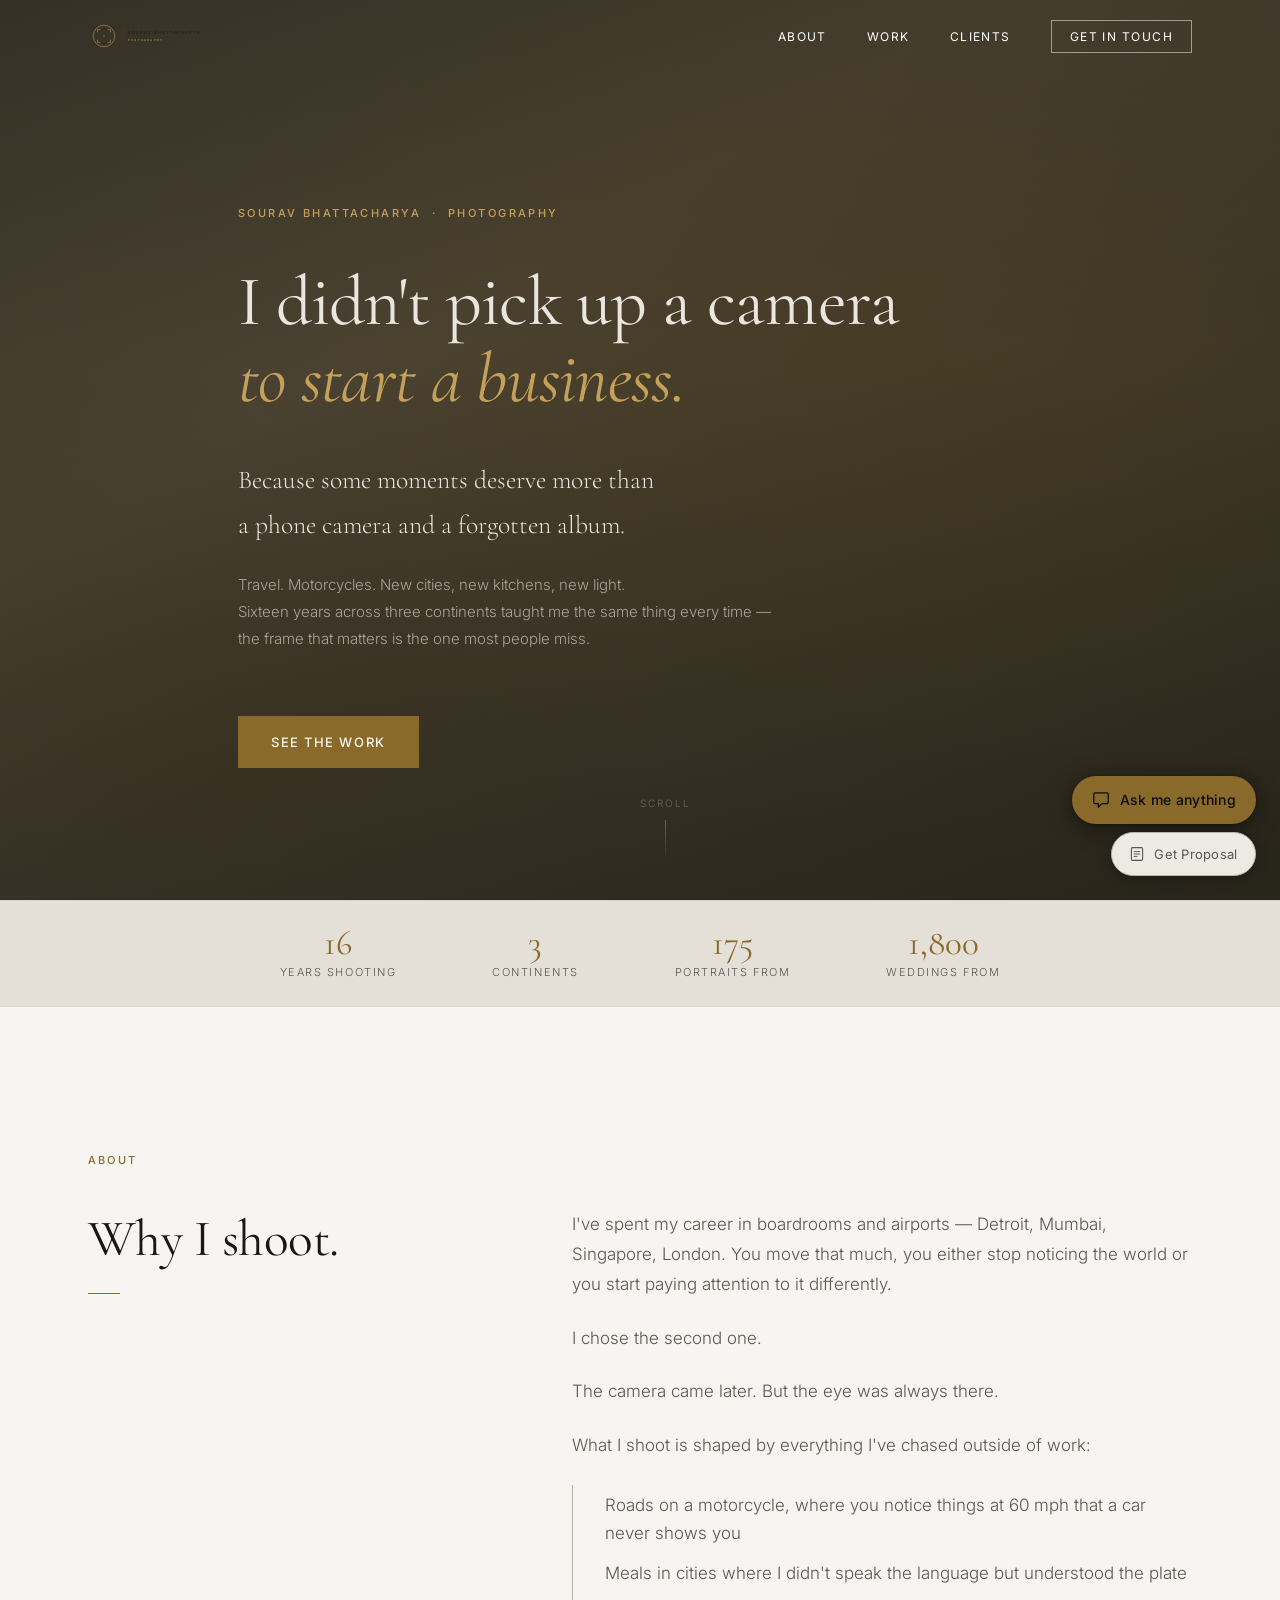
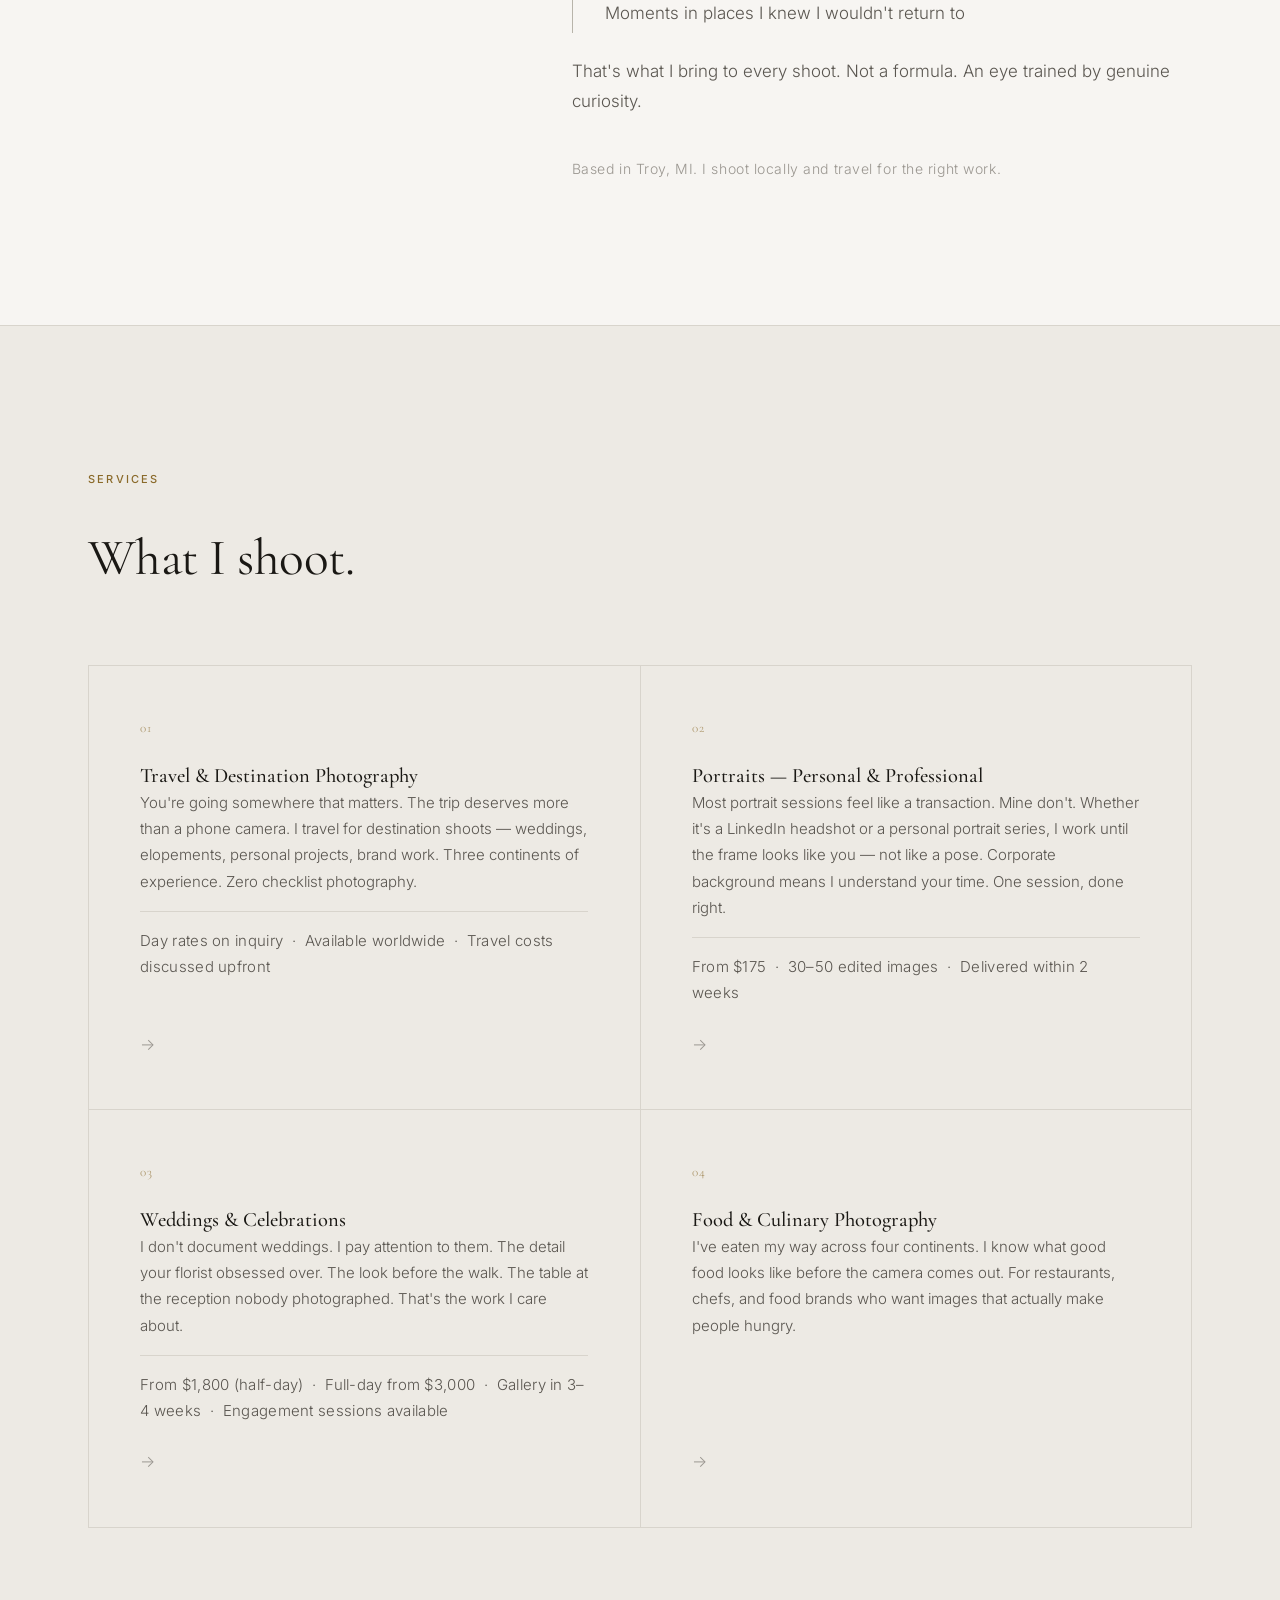
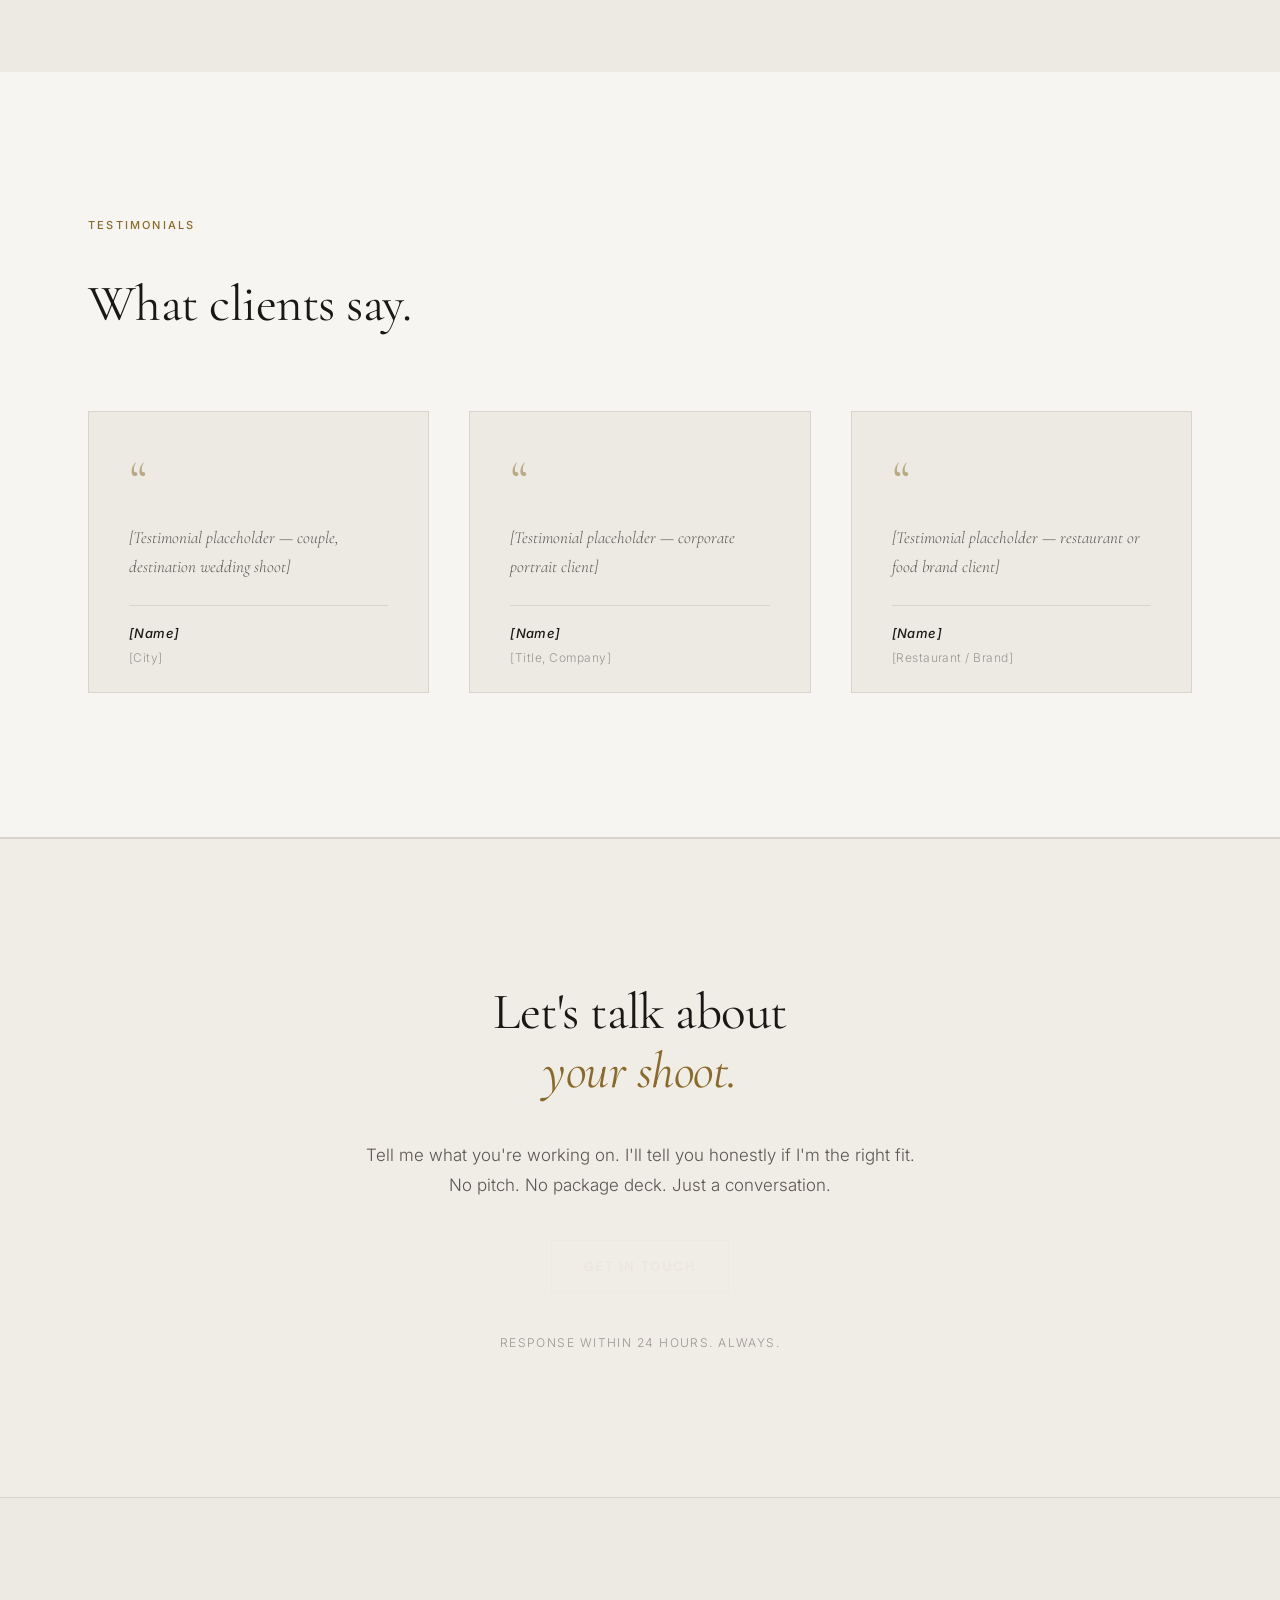
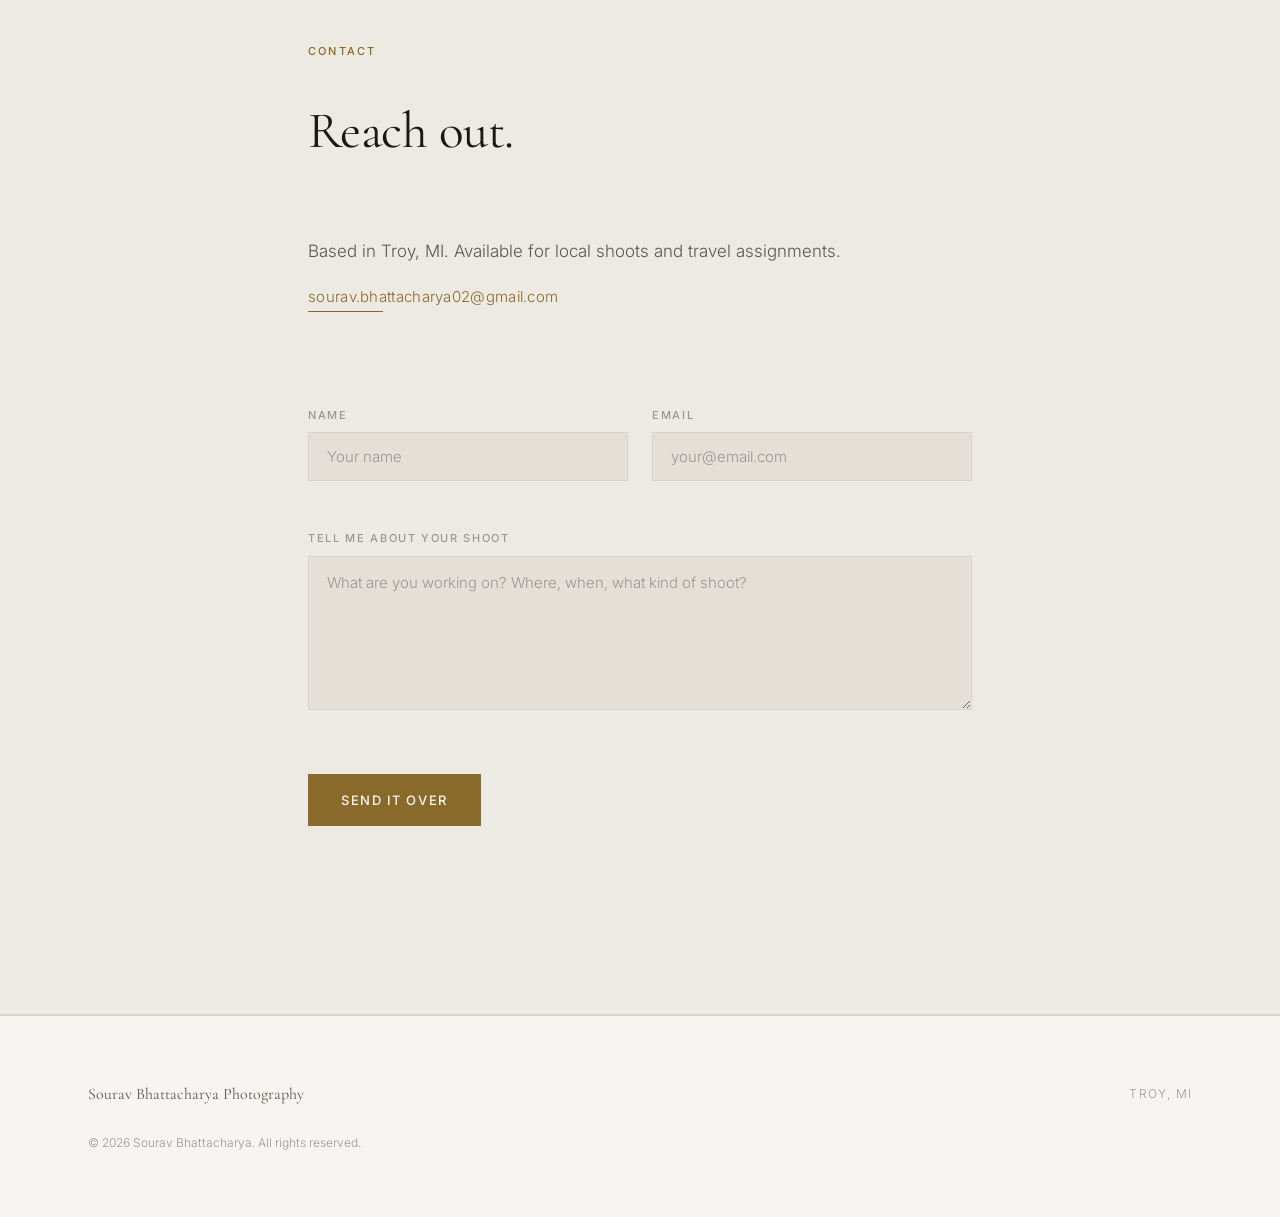
<file: index.html>
<!DOCTYPE html>
<html lang="en">
<head>
  <meta charset="UTF-8">
  <meta name="viewport" content="width=device-width, initial-scale=1.0">
  <meta name="description" content="Sourav Bhattacharya Photography — Travel, portraits, weddings & food photography. Based in Troy, MI.">
  <title>Sourav Bhattacharya Photography</title>
  <link rel="preconnect" href="https://fonts.googleapis.com">
  <link rel="preconnect" href="https://fonts.gstatic.com" crossorigin>
  <link href="https://fonts.googleapis.com/css2?family=Cormorant+Garamond:ital,wght@0,300;0,400;0,500;0,600;1,300;1,400;1,500&family=Inter:wght@300;400;500&display=swap" rel="stylesheet">
  <link rel="stylesheet" href="styles.css">
</head>
<body>

  <!-- ===================== NAV ===================== -->
  <nav id="nav" role="navigation" aria-label="Main navigation">
    <div class="nav-inner">
      <a href="#hero" class="nav-logo" aria-label="Sourav Bhattacharya Photography — Home">
        <svg xmlns="http://www.w3.org/2000/svg" viewBox="0 0 380 80"
             width="152" height="32"
             aria-hidden="true" focusable="false">
          <!-- Mark -->
          <circle cx="40" cy="40" r="27" fill="none" stroke="#c4a05a" stroke-width="1.4"/>
          <polyline points="24,31 24,24 31,24" fill="none" stroke="#c4a05a" stroke-width="1.4" stroke-linecap="butt"/>
          <polyline points="49,24 56,24 56,31" fill="none" stroke="#c4a05a" stroke-width="1.4" stroke-linecap="butt"/>
          <polyline points="24,49 24,56 31,56" fill="none" stroke="#c4a05a" stroke-width="1.4" stroke-linecap="butt"/>
          <polyline points="49,56 56,56 56,49" fill="none" stroke="#c4a05a" stroke-width="1.4" stroke-linecap="butt"/>
          <circle cx="40" cy="40" r="1.5" fill="#c4a05a"/>
          <!-- Divider -->
          <line x1="88" y1="24" x2="88" y2="56" stroke="rgba(255,255,255,0.12)" stroke-width="1"/>
          <!-- Wordmark — fill inherits currentColor from parent <a> -->
          <text x="100" y="36"
                font-family="'Inter', system-ui, sans-serif"
                font-weight="300" font-size="10.5" letter-spacing="2.4"
                fill="currentColor">SOURAV BHATTACHARYA</text>
          <text x="100" y="52"
                font-family="'Inter', system-ui, sans-serif"
                font-weight="400" font-size="7" letter-spacing="3"
                fill="#c4a05a">PHOTOGRAPHY</text>
        </svg>
      </a>
      <button class="nav-toggle" id="nav-toggle" aria-label="Toggle navigation" aria-expanded="false" aria-controls="nav-links">
        <span></span>
        <span></span>
        <span></span>
      </button>
      <ul class="nav-links" id="nav-links" role="list">
        <li><a href="#about" class="nav-link">About</a></li>
        <li><a href="#services" class="nav-link">Work</a></li>
        <li><a href="#testimonials" class="nav-link">Clients</a></li>
        <li><a href="#contact" class="nav-link nav-link-cta">Get in touch</a></li>
      </ul>
    </div>
  </nav>

  <!-- ===================== HERO ===================== -->
  <!-- Replace .hero-bg background-image with your own hero photograph -->
  <section id="hero" aria-label="Hero">
    <div class="hero-bg" role="img" aria-label="Photography background"></div>
    <div class="hero-overlay"></div>
    <div class="hero-content">
      <p class="hero-eyebrow">Sourav Bhattacharya &nbsp;·&nbsp; Photography</p>
      <h1 class="hero-headline">
        I didn't pick up a camera<br>
        <em>to start a business.</em>
      </h1>
      <p class="hero-sub">
        Because some moments deserve more than<br class="break-md"> a phone camera and a forgotten album.
      </p>
      <p class="hero-body">
        Travel. Motorcycles. New cities, new kitchens, new light.<br>
        Sixteen years across three continents taught me the same thing every time&nbsp;—<br class="break-lg">
        the frame that matters is the one most people miss.
      </p>
      <a href="#services" class="btn-primary">See the work</a>
    </div>
    <div class="hero-scroll" aria-hidden="true">
      <span class="hero-scroll-label">Scroll</span>
      <div class="hero-scroll-line"></div>
    </div>
  </section>

  <!-- ===================== STATS STRIP ===================== -->
  <div class="stats-strip" aria-label="At a glance">
    <div class="container">
      <ul class="stats-list" role="list">
        <li class="stat-item">
          <span class="stat-number">16</span>
          <span class="stat-label">Years shooting</span>
        </li>
        <li class="stat-item">
          <span class="stat-number">3</span>
          <span class="stat-label">Continents</span>
        </li>
        <li class="stat-item">
          <span class="stat-number">175</span>
          <span class="stat-label">Portraits from</span>
        </li>
        <li class="stat-item">
          <span class="stat-number">1,800</span>
          <span class="stat-label">Weddings from</span>
        </li>
      </ul>
    </div>
  </div>

  <!-- ===================== ABOUT ===================== -->
  <section id="about" class="section" aria-label="About">
    <div class="container">
      <p class="section-label" aria-hidden="true">About</p>
      <div class="about-grid">
        <div class="about-left">
          <h2 class="about-heading">Why I shoot.</h2>
          <div class="about-rule" aria-hidden="true"></div>
        </div>
        <div class="about-right">
          <p>I've spent my career in boardrooms and airports&nbsp;— Detroit, Mumbai, Singapore, London. You move that much, you either stop noticing the world or you start paying attention to it differently.</p>
          <p>I chose the second one.</p>
          <p>The camera came later. But the eye was always there.</p>
          <p>What I shoot is shaped by everything I've chased outside of work:</p>
          <ul class="about-list">
            <li>Roads on a motorcycle, where you notice things at 60&nbsp;mph that a car never shows you</li>
            <li>Meals in cities where I didn't speak the language but understood the plate</li>
            <li>Moments in places I knew I wouldn't return to</li>
          </ul>
          <p>That's what I bring to every shoot. Not a formula. An eye trained by genuine curiosity.</p>
          <p class="about-location">Based in Troy,&nbsp;MI. I shoot locally and travel for the right work.</p>
        </div>
      </div>
    </div>
  </section>

  <!-- ===================== SERVICES ===================== -->
  <section id="services" class="section section-surface" aria-label="Services">
    <div class="container">
      <p class="section-label" aria-hidden="true">Services</p>
      <h2 class="section-heading">What I shoot.</h2>
      <div class="services-grid">

        <article class="service-card" tabindex="0">
          <div class="service-number" aria-hidden="true">01</div>
          <div class="service-body">
            <h3 class="service-title">Travel &amp; Destination Photography</h3>
            <p>You're going somewhere that matters. The trip deserves more than a phone camera. I travel for destination shoots&nbsp;— weddings, elopements, personal projects, brand work. Three continents of experience. Zero checklist photography.</p>
            <p class="service-meta">Day rates on inquiry &nbsp;·&nbsp; Available worldwide &nbsp;·&nbsp; Travel costs discussed upfront</p>
          </div>
          <div class="service-arrow" aria-hidden="true">→</div>
        </article>

        <article class="service-card" tabindex="0">
          <div class="service-number" aria-hidden="true">02</div>
          <div class="service-body">
            <h3 class="service-title">Portraits — Personal &amp; Professional</h3>
            <p>Most portrait sessions feel like a transaction. Mine don't. Whether it's a LinkedIn headshot or a personal portrait series, I work until the frame looks like you&nbsp;— not like a pose. Corporate background means I understand your time. One session, done right.</p>
            <p class="service-meta">From $175 &nbsp;·&nbsp; 30–50 edited images &nbsp;·&nbsp; Delivered within 2 weeks</p>
          </div>
          <div class="service-arrow" aria-hidden="true">→</div>
        </article>

        <article class="service-card" tabindex="0">
          <div class="service-number" aria-hidden="true">03</div>
          <div class="service-body">
            <h3 class="service-title">Weddings &amp; Celebrations</h3>
            <p>I don't document weddings. I pay attention to them. The detail your florist obsessed over. The look before the walk. The table at the reception nobody photographed. That's the work I care about.</p>
            <p class="service-meta">From $1,800 (half-day) &nbsp;·&nbsp; Full-day from $3,000 &nbsp;·&nbsp; Gallery in 3–4 weeks &nbsp;·&nbsp; Engagement sessions available</p>
          </div>
          <div class="service-arrow" aria-hidden="true">→</div>
        </article>

        <article class="service-card" tabindex="0">
          <div class="service-number" aria-hidden="true">04</div>
          <div class="service-body">
            <h3 class="service-title">Food &amp; Culinary Photography</h3>
            <p>I've eaten my way across four continents. I know what good food looks like before the camera comes out. For restaurants, chefs, and food brands who want images that actually make people hungry.</p>
          </div>
          <div class="service-arrow" aria-hidden="true">→</div>
        </article>

      </div>
    </div>
  </section>

  <!-- ===================== TESTIMONIALS ===================== -->
  <section id="testimonials" class="section" aria-label="Testimonials">
    <div class="container">
      <p class="section-label" aria-hidden="true">Testimonials</p>
      <h2 class="section-heading">What clients say.</h2>
      <div class="testimonials-grid">

        <blockquote class="testimonial-card">
          <div class="testimonial-mark" aria-hidden="true">&ldquo;</div>
          <p class="testimonial-text">[Testimonial placeholder — couple, destination wedding shoot]</p>
          <footer class="testimonial-author">
            <cite class="author-name">[Name]</cite>
            <span class="author-context">[City]</span>
          </footer>
        </blockquote>

        <blockquote class="testimonial-card">
          <div class="testimonial-mark" aria-hidden="true">&ldquo;</div>
          <p class="testimonial-text">[Testimonial placeholder — corporate portrait client]</p>
          <footer class="testimonial-author">
            <cite class="author-name">[Name]</cite>
            <span class="author-context">[Title, Company]</span>
          </footer>
        </blockquote>

        <blockquote class="testimonial-card">
          <div class="testimonial-mark" aria-hidden="true">&ldquo;</div>
          <p class="testimonial-text">[Testimonial placeholder — restaurant or food brand client]</p>
          <footer class="testimonial-author">
            <cite class="author-name">[Name]</cite>
            <span class="author-context">[Restaurant / Brand]</span>
          </footer>
        </blockquote>

      </div>
    </div>
  </section>

  <!-- ===================== CTA ===================== -->
  <section id="cta-section" class="section section-cta" aria-label="Call to action">
    <div class="container container-narrow">
      <div class="cta-inner">
        <h2 class="cta-heading">Let's talk about<br><em>your shoot.</em></h2>
        <p class="cta-body">Tell me what you're working on. I'll tell you honestly if I'm the right fit.<br>No pitch. No package deck. Just a conversation.</p>
        <a href="#contact" class="btn-primary btn-outline">Get in touch</a>
        <p class="cta-sub">Response within 24 hours. Always.</p>
      </div>
    </div>
  </section>

  <!-- ===================== CONTACT ===================== -->
  <section id="contact" class="section section-surface" aria-label="Contact">
    <div class="container container-narrow">
      <p class="section-label" aria-hidden="true">Contact</p>
      <h2 class="section-heading">Reach out.</h2>
      <p class="contact-intro">Based in Troy, MI. Available for local shoots and travel assignments.</p>
      <a href="mailto:sourav.bhattacharya02@gmail.com" class="contact-email">sourav.bhattacharya02@gmail.com</a>

      <form id="contact-form" class="contact-form" novalidate aria-label="Contact form">
        <div class="form-row">
          <div class="form-group">
            <label for="name">Name</label>
            <input type="text" id="name" name="name" autocomplete="name" placeholder="Your name" required aria-required="true">
            <span class="field-error" aria-live="polite"></span>
          </div>
          <div class="form-group">
            <label for="email">Email</label>
            <input type="email" id="email" name="email" autocomplete="email" placeholder="your@email.com" required aria-required="true">
            <span class="field-error" aria-live="polite"></span>
          </div>
        </div>
        <div class="form-group">
          <label for="message">Tell me about your shoot</label>
          <textarea id="message" name="message" rows="5" placeholder="What are you working on? Where, when, what kind of shoot?" required aria-required="true"></textarea>
          <span class="field-error" aria-live="polite"></span>
        </div>
        <button type="submit" class="btn-primary" id="form-submit">Send it over</button>
        <div id="form-success" class="form-success" role="alert" aria-live="polite"></div>
      </form>
    </div>
  </section>

  <!-- ===================== FOOTER ===================== -->
  <footer class="footer" role="contentinfo">
    <div class="container">
      <div class="footer-inner">
        <p class="footer-name">Sourav Bhattacharya Photography</p>
        <p class="footer-location">Troy, MI</p>
        <p class="footer-copy">&copy; <span id="year"></span> Sourav Bhattacharya. All rights reserved.</p>
      </div>
    </div>
  </footer>

  <!-- ===================== WIDGET AREA ===================== -->
  <div id="widget-area" aria-label="Chat widgets">

    <!-- Launcher: two stacked buttons (shown when no panel is open) -->
    <div id="widget-launcher">
      <button id="chat-bubble" aria-label="Open Q&amp;A chat" aria-expanded="false">
        <svg width="18" height="18" viewBox="0 0 20 20" fill="none" aria-hidden="true">
          <path d="M2 3.5A1.5 1.5 0 013.5 2h13A1.5 1.5 0 0118 3.5v9A1.5 1.5 0 0116.5 14H11l-4 4v-4H3.5A1.5 1.5 0 012 12.5v-9z"
                stroke="currentColor" stroke-width="1.4" stroke-linejoin="round"/>
        </svg>
        <span class="chat-bubble-label">Ask me anything</span>
      </button>
      <button id="proposal-bubble" aria-label="Get a proposal" aria-expanded="false">
        <svg width="16" height="16" viewBox="0 0 20 20" fill="none" aria-hidden="true">
          <rect x="3" y="2" width="14" height="16" rx="1.5" stroke="currentColor" stroke-width="1.4"/>
          <line x1="6.5" y1="7"  x2="13.5" y2="7"  stroke="currentColor" stroke-width="1.2" stroke-linecap="round"/>
          <line x1="6.5" y1="10" x2="13.5" y2="10" stroke="currentColor" stroke-width="1.2" stroke-linecap="round"/>
          <line x1="6.5" y1="13" x2="10"   y2="13" stroke="currentColor" stroke-width="1.2" stroke-linecap="round"/>
        </svg>
        <span class="chat-bubble-label">Get Proposal</span>
      </button>
    </div>

    <!-- Q&A Panel -->
    <div id="chat-panel" role="dialog" aria-label="Q&amp;A Chat" aria-modal="false" style="display:none">
      <div class="chat-header">
        <div class="chat-header-info">
          <div class="chat-avatar" aria-hidden="true">SB</div>
          <div>
            <p class="chat-name">Sourav's Assistant</p>
            <p class="chat-status">Ask about services, approach, or booking</p>
          </div>
        </div>
        <button id="chat-close" aria-label="Close chat">
          <svg width="14" height="14" viewBox="0 0 14 14" fill="none" aria-hidden="true">
            <line x1="1" y1="1" x2="13" y2="13" stroke="currentColor" stroke-width="1.5" stroke-linecap="round"/>
            <line x1="13" y1="1" x2="1" y2="13" stroke="currentColor" stroke-width="1.5" stroke-linecap="round"/>
          </svg>
        </button>
      </div>
      <div id="chat-messages" class="chat-messages" aria-live="polite" aria-atomic="false"></div>
      <form id="chat-form" class="chat-input-row" autocomplete="off">
        <input type="text" id="chat-input" class="chat-input" placeholder="Type a message…"
               aria-label="Chat message" maxlength="500" autocomplete="off">
        <button type="submit" id="chat-send" class="chat-send" aria-label="Send message">
          <svg width="16" height="16" viewBox="0 0 16 16" fill="none" aria-hidden="true">
            <path d="M14 8L2 2l3 6-3 6 12-6z" stroke="currentColor" stroke-width="1.4"
                  stroke-linejoin="round" stroke-linecap="round"/>
          </svg>
        </button>
      </form>
    </div>

    <!-- Proposal Panel -->
    <div id="proposal-panel" role="dialog" aria-label="Get a Proposal" aria-modal="false" style="display:none">
      <div class="chat-header proposal-header">
        <div class="chat-header-info">
          <div class="chat-avatar proposal-avatar" aria-hidden="true">
            <svg width="15" height="15" viewBox="0 0 20 20" fill="none" aria-hidden="true">
              <rect x="3" y="2" width="14" height="16" rx="1.5" stroke="currentColor" stroke-width="1.5"/>
              <line x1="6.5" y1="7"  x2="13.5" y2="7"  stroke="currentColor" stroke-width="1.2" stroke-linecap="round"/>
              <line x1="6.5" y1="10" x2="13.5" y2="10" stroke="currentColor" stroke-width="1.2" stroke-linecap="round"/>
              <line x1="6.5" y1="13" x2="10"   y2="13" stroke="currentColor" stroke-width="1.2" stroke-linecap="round"/>
            </svg>
          </div>
          <div>
            <p class="chat-name">Get a Proposal</p>
            <p class="chat-status">A quick conversation — not a form</p>
          </div>
        </div>
        <button id="proposal-close" aria-label="Close proposal">
          <svg width="14" height="14" viewBox="0 0 14 14" fill="none" aria-hidden="true">
            <line x1="1" y1="1" x2="13" y2="13" stroke="currentColor" stroke-width="1.5" stroke-linecap="round"/>
            <line x1="13" y1="1" x2="1" y2="13" stroke="currentColor" stroke-width="1.5" stroke-linecap="round"/>
          </svg>
        </button>
      </div>
      <div class="proposal-progress" id="proposal-progress" aria-label="Step 1 of 6">
        <div class="proposal-progress-track">
          <div id="proposal-progress-fill" class="proposal-progress-fill" style="width:0%"></div>
        </div>
        <span id="proposal-progress-label" class="proposal-progress-label">Step 1 of 6</span>
      </div>
      <div id="proposal-messages" class="chat-messages" aria-live="polite" aria-atomic="false"></div>
      <form id="proposal-form" class="chat-input-row" autocomplete="off">
        <input type="text" id="proposal-input" class="chat-input" placeholder="Type your answer…"
               aria-label="Your answer" maxlength="500" autocomplete="off">
        <button type="submit" id="proposal-send" class="chat-send" aria-label="Send answer">
          <svg width="16" height="16" viewBox="0 0 16 16" fill="none" aria-hidden="true">
            <path d="M14 8L2 2l3 6-3 6 12-6z" stroke="currentColor" stroke-width="1.4"
                  stroke-linejoin="round" stroke-linecap="round"/>
          </svg>
        </button>
      </form>
    </div>

  </div>

  <!-- ===================== JS ===================== -->
  <script>
    // ── Year ──────────────────────────────────────────
    document.getElementById('year').textContent = new Date().getFullYear();

    // ── Nav: transparent → solid on scroll ────────────
    const nav = document.getElementById('nav');
    const onScroll = () => {
      nav.classList.toggle('nav-scrolled', window.scrollY > 60);
    };
    window.addEventListener('scroll', onScroll, { passive: true });

    // ── Nav: mobile toggle ─────────────────────────────
    const navToggle = document.getElementById('nav-toggle');
    const navLinks  = document.getElementById('nav-links');
    navToggle.addEventListener('click', () => {
      const open = navLinks.classList.toggle('nav-open');
      navToggle.classList.toggle('nav-toggle-open', open);
      navToggle.setAttribute('aria-expanded', open);
    });

    // Close mobile nav on link click
    navLinks.querySelectorAll('.nav-link').forEach(link => {
      link.addEventListener('click', () => {
        navLinks.classList.remove('nav-open');
        navToggle.classList.remove('nav-toggle-open');
        navToggle.setAttribute('aria-expanded', false);
      });
    });

    // ── Smooth scroll ─────────────────────────────────
    document.querySelectorAll('a[href^="#"]').forEach(anchor => {
      anchor.addEventListener('click', e => {
        const target = document.querySelector(anchor.getAttribute('href'));
        if (!target) return;
        e.preventDefault();
        const offset = nav.offsetHeight + 16;
        const top = target.getBoundingClientRect().top + window.scrollY - offset;
        window.scrollTo({ top, behavior: 'smooth' });
      });
    });

    // ── Scroll-in animations ──────────────────────────
    const fadeEls = document.querySelectorAll(
      '.section-label, .about-heading, .about-right > p, .about-right > ul, ' +
      '.section-heading, .service-card, .testimonial-card, ' +
      '.cta-heading, .cta-body, .btn-primary, .cta-sub, ' +
      '.contact-intro, .contact-email, .form-group, #form-submit'
    );

    const observer = new IntersectionObserver((entries) => {
      entries.forEach(entry => {
        if (entry.isIntersecting) {
          entry.target.classList.add('visible');
          observer.unobserve(entry.target);
        }
      });
    }, { threshold: 0.12, rootMargin: '0px 0px -40px 0px' });

    fadeEls.forEach((el, i) => {
      el.classList.add('fade-up');
      // Stagger service cards and testimonials
      if (el.classList.contains('service-card') || el.classList.contains('testimonial-card')) {
        const siblings = el.parentElement.querySelectorAll('.service-card, .testimonial-card');
        const idx = Array.from(siblings).indexOf(el);
        el.style.transitionDelay = `${idx * 80}ms`;
      }
      observer.observe(el);
    });

    // ── Contact form ──────────────────────────────────
    const form    = document.getElementById('contact-form');
    const success = document.getElementById('form-success');
    const submit  = document.getElementById('form-submit');

    const validateField = (input) => {
      const error = input.parentElement.querySelector('.field-error');
      if (!error) return true;
      if (!input.value.trim()) {
        error.textContent = 'This field is required.';
        input.setAttribute('aria-invalid', 'true');
        return false;
      }
      if (input.type === 'email' && !/^[^\s@]+@[^\s@]+\.[^\s@]+$/.test(input.value)) {
        error.textContent = 'Please enter a valid email address.';
        input.setAttribute('aria-invalid', 'true');
        return false;
      }
      error.textContent = '';
      input.removeAttribute('aria-invalid');
      return true;
    };

    form.querySelectorAll('input, textarea').forEach(field => {
      field.addEventListener('blur', () => validateField(field));
    });

    form.addEventListener('submit', e => {
      e.preventDefault();
      const fields  = Array.from(form.querySelectorAll('input[required], textarea[required]'));
      const allValid = fields.every(validateField);
      if (!allValid) return;

      // Simulate send (replace with actual form endpoint)
      submit.disabled = true;
      submit.textContent = 'Sending…';

      setTimeout(() => {
        form.reset();
        submit.disabled = false;
        submit.textContent = 'Send it over';
        success.textContent = "Got it. I'll be in touch within 24 hours.";
        success.classList.add('visible');
        setTimeout(() => {
          success.classList.remove('visible');
          success.textContent = '';
        }, 6000);
      }, 1200);
    });
  </script>

  <!-- ===================== WIDGET JS ===================== -->
  <script>
    (function () {

      // ── Element refs ────────────────────────────────────────────
      const launcher       = document.getElementById('widget-launcher');
      const chatBubble     = document.getElementById('chat-bubble');
      const proposalBubble = document.getElementById('proposal-bubble');

      const chatPanel    = document.getElementById('chat-panel');
      const chatClose    = document.getElementById('chat-close');
      const chatForm     = document.getElementById('chat-form');
      const chatInput    = document.getElementById('chat-input');
      const chatSend     = document.getElementById('chat-send');
      const chatMessages = document.getElementById('chat-messages');

      const proposalPanel    = document.getElementById('proposal-panel');
      const proposalClose    = document.getElementById('proposal-close');
      const proposalForm     = document.getElementById('proposal-form');
      const proposalInput    = document.getElementById('proposal-input');
      const proposalSend     = document.getElementById('proposal-send');
      const proposalMessages = document.getElementById('proposal-messages');
      const progressFill     = document.getElementById('proposal-progress-fill');
      const progressLabel    = document.getElementById('proposal-progress-label');
      const progressBar      = document.getElementById('proposal-progress');

      // ── State ───────────────────────────────────────────────────
      const chatHistory     = [];
      const proposalHistory = [];
      let proposalStarted   = false;

      // ── Shared helpers ──────────────────────────────────────────
      function appendTo(container, role, text) {
        const wrap = document.createElement('div');
        wrap.className = 'chat-msg chat-msg-' + role;
        const bub = document.createElement('div');
        bub.className = 'chat-bubble';
        bub.textContent = text;
        wrap.appendChild(bub);
        container.appendChild(wrap);
        scrollBottom(container);
      }

      function showTypingIn(container, id) {
        const wrap = document.createElement('div');
        wrap.className = 'chat-msg chat-msg-assistant';
        wrap.id = id;
        const bub = document.createElement('div');
        bub.className = 'chat-bubble chat-typing-indicator';
        bub.setAttribute('aria-label', 'Typing');
        bub.innerHTML = '<span></span><span></span><span></span>';
        wrap.appendChild(bub);
        container.appendChild(wrap);
        scrollBottom(container);
      }

      function hideTyping(id) {
        const el = document.getElementById(id);
        if (el) el.remove();
      }

      function scrollBottom(container) {
        container.scrollTop = container.scrollHeight;
      }

      // ── Launcher ────────────────────────────────────────────────
      function showLauncher() {
        chatPanel.style.display     = 'none';
        proposalPanel.style.display = 'none';
        launcher.style.display      = '';
        chatBubble.setAttribute('aria-expanded', 'false');
        proposalBubble.setAttribute('aria-expanded', 'false');
      }

      function hideLauncher() {
        launcher.style.display = 'none';
      }

      // ── Q&A Widget ──────────────────────────────────────────────
      function openChat() {
        hideLauncher();
        chatPanel.style.display = 'flex';
        chatBubble.setAttribute('aria-expanded', 'true');
        if (chatHistory.length === 0) {
          appendTo(chatMessages, 'assistant',
            "Hi! I'm here to answer questions about Sourav's photography work — services, approach, booking. What would you like to know?");
        }
        scrollBottom(chatMessages);
        chatInput.focus();
      }

      function closeChat() { showLauncher(); }

      chatBubble.addEventListener('click', openChat);
      chatClose.addEventListener('click', closeChat);
      chatPanel.addEventListener('keydown', e => { if (e.key === 'Escape') closeChat(); });

      async function sendChatMessage() {
        const text = chatInput.value.trim();
        if (!text) return;

        chatInput.value = '';
        chatInput.disabled = true;
        chatSend.disabled  = true;

        appendTo(chatMessages, 'user', text);
        chatHistory.push({ role: 'user', content: text });
        showTypingIn(chatMessages, 'chat-typing');

        try {
          const res = await fetch('/api/chat', {
            method: 'POST',
            headers: { 'Content-Type': 'application/json' },
            body: JSON.stringify({ messages: chatHistory })
          });
          hideTyping('chat-typing');
          if (!res.ok) throw new Error('API error ' + res.status);
          const data  = await res.json();
          const reply = data.reply || "I'd suggest reaching out directly — sourav.bhattacharya02@gmail.com";
          chatHistory.push({ role: 'assistant', content: reply });
          appendTo(chatMessages, 'assistant', reply);
        } catch (err) {
          hideTyping('chat-typing');
          appendTo(chatMessages, 'assistant',
            "Something went wrong. Please reach out directly — sourav.bhattacharya02@gmail.com");
          console.error('Chat error:', err);
        } finally {
          chatInput.disabled = false;
          chatSend.disabled  = false;
          chatInput.focus();
        }
      }

      chatForm.addEventListener('submit', e => { e.preventDefault(); sendChatMessage(); });

      // ── Proposal Widget ─────────────────────────────────────────
      function updateProgress(step) {
        const pct = Math.round((step / 6) * 100);
        progressFill.style.width = pct + '%';
        progressLabel.textContent = 'Step ' + step + ' of 6';
        progressBar.setAttribute('aria-label', 'Step ' + step + ' of 6');
      }

      async function startProposal() {
        proposalStarted = true;
        proposalInput.disabled = true;
        proposalSend.disabled  = true;

        proposalHistory.push({ role: 'user', content: "I'd like to get a proposal." });

        try {
          showTypingIn(proposalMessages, 'proposal-typing');
          const res = await fetch('/api/chat', {
            method: 'POST',
            headers: { 'Content-Type': 'application/json' },
            body: JSON.stringify({ messages: proposalHistory })
          });
          hideTyping('proposal-typing');
          if (!res.ok) throw new Error('API error ' + res.status);
          const data  = await res.json();
          const reply = data.reply || '';
          proposalHistory.push({ role: 'assistant', content: reply });
          appendTo(proposalMessages, 'assistant', reply);
          if (data.intake_step) updateProgress(data.intake_step);
        } catch (err) {
          hideTyping('proposal-typing');
          appendTo(proposalMessages, 'assistant',
            "Something went wrong. Please reach out at sourav.bhattacharya02@gmail.com");
          console.error('Proposal start error:', err);
        } finally {
          proposalInput.disabled = false;
          proposalSend.disabled  = false;
          proposalInput.focus();
        }
      }

      function openProposal() {
        hideLauncher();
        proposalPanel.style.display = 'flex';
        proposalBubble.setAttribute('aria-expanded', 'true');
        if (!proposalStarted) {
          startProposal();
        } else {
          scrollBottom(proposalMessages);
          if (!proposalInput.disabled) proposalInput.focus();
        }
      }

      function closeProposal() { showLauncher(); }

      proposalBubble.addEventListener('click', openProposal);
      proposalClose.addEventListener('click', closeProposal);
      proposalPanel.addEventListener('keydown', e => { if (e.key === 'Escape') closeProposal(); });

      async function sendProposalMessage() {
        const text = proposalInput.value.trim();
        if (!text) return;

        proposalInput.value = '';
        proposalInput.disabled = true;
        proposalSend.disabled  = true;

        appendTo(proposalMessages, 'user', text);
        proposalHistory.push({ role: 'user', content: text });
        showTypingIn(proposalMessages, 'proposal-typing');

        let intakeComplete = false;

        try {
          const res = await fetch('/api/chat', {
            method: 'POST',
            headers: { 'Content-Type': 'application/json' },
            body: JSON.stringify({ messages: proposalHistory })
          });
          hideTyping('proposal-typing');
          if (!res.ok) throw new Error('API error ' + res.status);
          const data  = await res.json();
          const reply = data.reply || '';
          proposalHistory.push({ role: 'assistant', content: reply });
          appendTo(proposalMessages, 'assistant', reply);

          if (data.intake_step) updateProgress(data.intake_step);

          if (data.intake_complete) {
            intakeComplete = true;
            proposalInput.placeholder = 'Proposal submitted.';
            // Fire off to generate-proposal stub (fire and forget)
            fetch('/api/generate-proposal', {
              method: 'POST',
              headers: { 'Content-Type': 'application/json' },
              body: JSON.stringify({
                intakeData: data.intake_data,
                conversation: proposalHistory
              })
            }).catch(err => console.error('Generate proposal error:', err));
          }
        } catch (err) {
          hideTyping('proposal-typing');
          appendTo(proposalMessages, 'assistant',
            "Something went wrong. Please reach out at sourav.bhattacharya02@gmail.com");
          console.error('Proposal send error:', err);
        } finally {
          if (!intakeComplete) {
            proposalInput.disabled = false;
            proposalSend.disabled  = false;
            proposalInput.focus();
          }
          // If complete, inputs stay disabled — conversation is over
        }
      }

      proposalForm.addEventListener('submit', e => { e.preventDefault(); sendProposalMessage(); });

    })();
  </script>

</body>
</html>
</file>
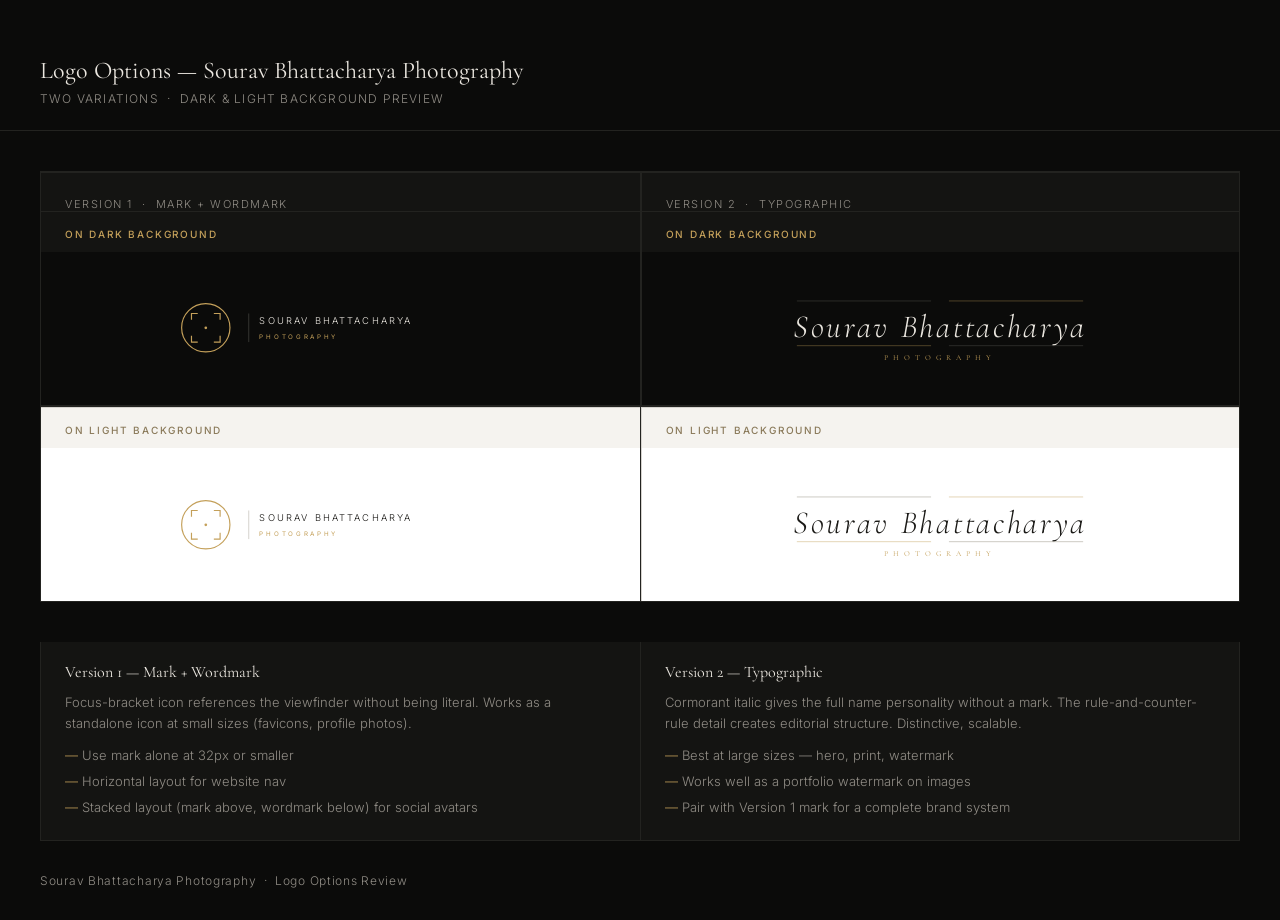
<file: logos-showcase.html>
<!DOCTYPE html>
<html lang="en">
<head>
  <meta charset="UTF-8">
  <meta name="viewport" content="width=device-width, initial-scale=1.0">
  <title>Logo Showcase — Sourav Bhattacharya Photography</title>
  <link rel="preconnect" href="https://fonts.googleapis.com">
  <link rel="preconnect" href="https://fonts.gstatic.com" crossorigin>
  <link href="https://fonts.googleapis.com/css2?family=Cormorant+Garamond:ital,wght@0,400;1,300;1,400&family=Inter:wght@300;400;500&display=swap" rel="stylesheet">
  <style>
    *, *::before, *::after { box-sizing: border-box; margin: 0; padding: 0; }

    :root {
      --bg:       #0b0b0a;
      --surface:  #141412;
      --white:    #ffffff;
      --off-white:#f5f3ef;
      --dark-text:#1a1916;
      --light-text:#eae6df;
      --muted:    #908c85;
      --accent:   #c4a05a;
      --border-d: #232320;
      --border-l: #d6d3ce;
      --sans:     'Inter', system-ui, sans-serif;
      --serif:    'Cormorant Garamond', Georgia, serif;
    }

    body {
      background: var(--bg);
      font-family: var(--sans);
      font-weight: 300;
      -webkit-font-smoothing: antialiased;
      color: var(--light-text);
    }

    /* ── Page header ── */
    .page-header {
      padding: 3.5rem 2.5rem 1.5rem;
      border-bottom: 1px solid var(--border-d);
    }

    .page-header h1 {
      font-family: var(--serif);
      font-size: 1.5rem;
      font-weight: 400;
      color: var(--light-text);
      margin-bottom: 0.35rem;
    }

    .page-header p {
      font-size: 0.75rem;
      letter-spacing: 0.1em;
      text-transform: uppercase;
      color: var(--muted);
    }

    /* ── Main grid ── */
    .showcase {
      display: grid;
      grid-template-columns: 1fr 1fr;
      gap: 1px;
      background: var(--border-d);
      margin: 2.5rem;
      border: 1px solid var(--border-d);
    }

    /* ── Logo block ── */
    .logo-block {
      display: flex;
      flex-direction: column;
    }

    .block-label {
      padding: 1rem 1.5rem 0.75rem;
      font-size: 0.625rem;
      font-weight: 500;
      letter-spacing: 0.18em;
      text-transform: uppercase;
    }

    /* dark variant */
    .on-dark {
      background: var(--surface);
      border-bottom: 1px solid var(--border-d);
    }

    .on-dark .block-label { color: var(--accent); }

    .on-dark .logo-wrap {
      flex: 1;
      display: flex;
      align-items: center;
      justify-content: center;
      padding: 2.5rem 2rem;
      background: var(--bg);
      color: var(--light-text);
    }

    /* light variant */
    .on-light {
      background: var(--off-white);
      border-top: 1px solid var(--border-l);
    }

    .on-light .block-label { color: #8a7a5a; }

    .on-light .logo-wrap {
      flex: 1;
      display: flex;
      align-items: center;
      justify-content: center;
      padding: 2.5rem 2rem;
      background: var(--white);
      color: var(--dark-text);
    }

    /* ── SVG sizing ── */
    .logo-wrap svg {
      width: 100%;
      max-width: 340px;
      height: auto;
      display: block;
    }

    /* Override SVG text color via currentColor cascade */
    .on-dark  .logo-wrap { color: #eae6df; }
    .on-light .logo-wrap { color: #1a1916; }

    /* ── Column headers ── */
    .col-header {
      padding: 1.5rem 1.5rem 0;
      font-size: 0.6875rem;
      letter-spacing: 0.14em;
      text-transform: uppercase;
      color: var(--muted);
      border-top: 1px solid var(--border-d);
    }

    /* ── Notes row ── */
    .notes-row {
      display: grid;
      grid-template-columns: 1fr 1fr;
      gap: 1px;
      background: var(--border-d);
      margin: 0 2.5rem;
      border: 0 solid var(--border-d);
      border-width: 0 1px 1px;
    }

    .note {
      background: var(--surface);
      padding: 1.25rem 1.5rem;
    }

    .note h3 {
      font-family: var(--serif);
      font-size: 1rem;
      font-weight: 400;
      color: var(--light-text);
      margin-bottom: 0.6rem;
    }

    .note p {
      font-size: 0.8125rem;
      color: var(--muted);
      line-height: 1.65;
    }

    .note ul {
      list-style: none;
      margin-top: 0.5rem;
    }

    .note ul li {
      font-size: 0.8125rem;
      color: var(--muted);
      padding: 0.2rem 0;
      line-height: 1.5;
    }

    .note ul li::before {
      content: '—  ';
      color: var(--accent);
    }

    /* ── Footer ── */
    .page-footer {
      padding: 2rem 2.5rem;
      font-size: 0.75rem;
      color: var(--muted);
      letter-spacing: 0.06em;
    }

    /* ── Responsive ── */
    @media (max-width: 640px) {
      .showcase, .notes-row {
        grid-template-columns: 1fr;
        margin: 1.25rem;
      }
      .showcase { border-width: 1px; }
      .notes-row { border-width: 0 1px 1px; }
    }
  </style>
</head>
<body>

  <header class="page-header">
    <h1>Logo Options — Sourav Bhattacharya Photography</h1>
    <p>Two variations &nbsp;·&nbsp; Dark &amp; light background preview</p>
  </header>

  <main>
    <div class="showcase">

      <!-- ── COLUMN HEADERS ── -->
      <div class="col-header" style="background: var(--surface);">
        Version 1 &nbsp;·&nbsp; Mark + Wordmark
      </div>
      <div class="col-header" style="background: var(--surface); border-left: 1px solid var(--border-d);">
        Version 2 &nbsp;·&nbsp; Typographic
      </div>

      <!-- ── DARK BACKGROUND ── -->
      <div class="logo-block on-dark">
        <div class="block-label">On dark background</div>
        <div class="logo-wrap">
          <!-- Logo V1 inline SVG for color inheritance -->
          <svg xmlns="http://www.w3.org/2000/svg" viewBox="0 0 380 80"
               role="img" aria-label="Sourav Bhattacharya Photography logo version 1">
            <title>Sourav Bhattacharya Photography</title>
            <circle cx="40" cy="40" r="27" fill="none" stroke="#c4a05a" stroke-width="1.3"/>
            <polyline points="24,31 24,24 31,24" fill="none" stroke="#c4a05a" stroke-width="1.3" stroke-linecap="butt"/>
            <polyline points="49,24 56,24 56,31" fill="none" stroke="#c4a05a" stroke-width="1.3" stroke-linecap="butt"/>
            <polyline points="24,49 24,56 31,56" fill="none" stroke="#c4a05a" stroke-width="1.3" stroke-linecap="butt"/>
            <polyline points="49,56 56,56 56,49" fill="none" stroke="#c4a05a" stroke-width="1.3" stroke-linecap="butt"/>
            <circle cx="40" cy="40" r="1.5" fill="#c4a05a"/>
            <line x1="88" y1="24" x2="88" y2="56" stroke="#3a3a36" stroke-width="1"/>
            <text x="100" y="36"
                  font-family="'Inter', system-ui, sans-serif"
                  font-weight="300" font-size="10.5" letter-spacing="2.4"
                  fill="currentColor">SOURAV BHATTACHARYA</text>
            <text x="100" y="52"
                  font-family="'Inter', system-ui, sans-serif"
                  font-weight="400" font-size="7" letter-spacing="3"
                  fill="#c4a05a">PHOTOGRAPHY</text>
          </svg>
        </div>
      </div>

      <div class="logo-block on-dark" style="border-left: 1px solid var(--border-d);">
        <div class="block-label">On dark background</div>
        <div class="logo-wrap">
          <!-- Logo V2 inline SVG -->
          <svg xmlns="http://www.w3.org/2000/svg" viewBox="0 0 380 82"
               role="img" aria-label="Sourav Bhattacharya Photography logo version 2">
            <title>Sourav Bhattacharya Photography</title>
            <line x1="30"  y1="10" x2="180" y2="10" stroke="#2e2e2b" stroke-width="1"/>
            <line x1="200" y1="10" x2="350" y2="10" stroke="#c4a05a" stroke-width="0.8" opacity="0.5"/>
            <text x="190" y="50"
                  font-family="'Cormorant Garamond', Georgia, serif"
                  font-style="italic" font-weight="300"
                  font-size="36" letter-spacing="3"
                  fill="currentColor" text-anchor="middle">Sourav Bhattacharya</text>
            <line x1="30"  y1="60" x2="180" y2="60" stroke="#c4a05a" stroke-width="0.8" opacity="0.5"/>
            <line x1="200" y1="60" x2="350" y2="60" stroke="#2e2e2b" stroke-width="1"/>
            <text x="190" y="76"
                  font-family="'Cormorant Garamond', Georgia, serif"
                  font-style="normal" font-weight="400"
                  font-size="8.5" letter-spacing="5.5"
                  fill="#c4a05a" text-anchor="middle">PHOTOGRAPHY</text>
          </svg>
        </div>
      </div>

      <!-- ── LIGHT BACKGROUND ── -->
      <div class="logo-block on-light">
        <div class="block-label">On light background</div>
        <div class="logo-wrap">
          <svg xmlns="http://www.w3.org/2000/svg" viewBox="0 0 380 80"
               role="img" aria-label="Sourav Bhattacharya Photography logo version 1 light">
            <circle cx="40" cy="40" r="27" fill="none" stroke="#c4a05a" stroke-width="1.3"/>
            <polyline points="24,31 24,24 31,24" fill="none" stroke="#c4a05a" stroke-width="1.3" stroke-linecap="butt"/>
            <polyline points="49,24 56,24 56,31" fill="none" stroke="#c4a05a" stroke-width="1.3" stroke-linecap="butt"/>
            <polyline points="24,49 24,56 31,56" fill="none" stroke="#c4a05a" stroke-width="1.3" stroke-linecap="butt"/>
            <polyline points="49,56 56,56 56,49" fill="none" stroke="#c4a05a" stroke-width="1.3" stroke-linecap="butt"/>
            <circle cx="40" cy="40" r="1.5" fill="#c4a05a"/>
            <line x1="88" y1="24" x2="88" y2="56" stroke="#d0cdc8" stroke-width="1"/>
            <text x="100" y="36"
                  font-family="'Inter', system-ui, sans-serif"
                  font-weight="300" font-size="10.5" letter-spacing="2.4"
                  fill="currentColor">SOURAV BHATTACHARYA</text>
            <text x="100" y="52"
                  font-family="'Inter', system-ui, sans-serif"
                  font-weight="400" font-size="7" letter-spacing="3"
                  fill="#c4a05a">PHOTOGRAPHY</text>
          </svg>
        </div>
      </div>

      <div class="logo-block on-light" style="border-left: 1px solid var(--border-l);">
        <div class="block-label">On light background</div>
        <div class="logo-wrap">
          <svg xmlns="http://www.w3.org/2000/svg" viewBox="0 0 380 82"
               role="img" aria-label="Sourav Bhattacharya Photography logo version 2 light">
            <line x1="30"  y1="10" x2="180" y2="10" stroke="#c8c5be" stroke-width="1"/>
            <line x1="200" y1="10" x2="350" y2="10" stroke="#c4a05a" stroke-width="0.8" opacity="0.6"/>
            <text x="190" y="50"
                  font-family="'Cormorant Garamond', Georgia, serif"
                  font-style="italic" font-weight="300"
                  font-size="36" letter-spacing="3"
                  fill="currentColor" text-anchor="middle">Sourav Bhattacharya</text>
            <line x1="30"  y1="60" x2="180" y2="60" stroke="#c4a05a" stroke-width="0.8" opacity="0.6"/>
            <line x1="200" y1="60" x2="350" y2="60" stroke="#c8c5be" stroke-width="1"/>
            <text x="190" y="76"
                  font-family="'Cormorant Garamond', Georgia, serif"
                  font-style="normal" font-weight="400"
                  font-size="8.5" letter-spacing="5.5"
                  fill="#c4a05a" text-anchor="middle">PHOTOGRAPHY</text>
          </svg>
        </div>
      </div>

    </div><!-- /.showcase -->

    <!-- ── NOTES ── -->
    <div class="notes-row">
      <div class="note">
        <h3>Version 1 — Mark + Wordmark</h3>
        <p>Focus-bracket icon references the viewfinder without being literal. Works as a standalone icon at small sizes (favicons, profile photos).</p>
        <ul>
          <li>Use mark alone at 32px or smaller</li>
          <li>Horizontal layout for website nav</li>
          <li>Stacked layout (mark above, wordmark below) for social avatars</li>
        </ul>
      </div>
      <div class="note">
        <h3>Version 2 — Typographic</h3>
        <p>Cormorant italic gives the full name personality without a mark. The rule-and-counter-rule detail creates editorial structure. Distinctive, scalable.</p>
        <ul>
          <li>Best at large sizes — hero, print, watermark</li>
          <li>Works well as a portfolio watermark on images</li>
          <li>Pair with Version 1 mark for a complete brand system</li>
        </ul>
      </div>
    </div>

  </main>

  <footer class="page-footer">
    Sourav Bhattacharya Photography &nbsp;·&nbsp; Logo Options Review
  </footer>

</body>
</html>
</file>
<file: styles.css>
/* ============================================================
   SOURAV BHATTACHARYA PHOTOGRAPHY — styles.css
   Design direction: Editorial Dark
   ============================================================ */

/* ── 1. Design Tokens ──────────────────────────────────────── */
:root {
  /* Palette */
  --bg:           #f7f5f2;
  --bg-surface:   #edeae4;
  --bg-elevated:  #e4e0d8;
  --bg-cta:       #f0ece6;

  --text-primary:   #1a1814;
  --text-secondary: #5a5650;
  --text-muted:     #9a9690;

  --accent:       #8a6a2a;
  --accent-dim:   rgba(138, 106, 42, 0.12);
  --accent-hover: #6e5220;

  --border:       #d8d4cc;
  --border-hover: #b8b4aa;

  /* Typography */
  --font-serif:  'Cormorant Garamond', Georgia, serif;
  --font-sans:   'Inter', system-ui, -apple-system, sans-serif;

  /* Spacing scale */
  --space-xs:  0.5rem;
  --space-sm:  1rem;
  --space-md:  1.5rem;
  --space-lg:  2.5rem;
  --space-xl:  4rem;
  --space-2xl: 6rem;
  --space-3xl: 9rem;

  /* Layout */
  --container-max:    1200px;
  --container-narrow: 760px;
  --nav-height:       72px;

  /* Transitions */
  --ease:     cubic-bezier(0.4, 0, 0.2, 1);
  --ease-out: cubic-bezier(0, 0, 0.2, 1);
  --duration: 280ms;
}

/* ── 2. Reset & Base ───────────────────────────────────────── */
*, *::before, *::after {
  box-sizing: border-box;
  margin: 0;
  padding: 0;
}

html {
  font-size: 16px;
  scroll-behavior: smooth;
  -webkit-text-size-adjust: 100%;
}

body {
  background-color: var(--bg);
  color: var(--text-primary);
  font-family: var(--font-sans);
  font-weight: 300;
  line-height: 1.7;
  -webkit-font-smoothing: antialiased;
  -moz-osx-font-smoothing: grayscale;
  overflow-x: hidden;
}

img, video {
  max-width: 100%;
  display: block;
}

a {
  color: inherit;
  text-decoration: none;
}

ul { list-style: none; }

button {
  background: none;
  border: none;
  cursor: pointer;
  font: inherit;
}

::selection {
  background: var(--accent);
  color: #f7f5f2;
}

/* ── 3. Typography ─────────────────────────────────────────── */
h1, h2, h3 {
  font-family: var(--font-serif);
  font-weight: 400;
  letter-spacing: -0.01em;
  line-height: 1.15;
}

h1 { font-size: clamp(2.4rem, 5.5vw, 4.8rem); }
h2 { font-size: clamp(2rem, 4vw, 3.4rem); }
h3 { font-size: clamp(1.1rem, 1.5vw, 1.3rem); font-weight: 500; letter-spacing: 0; }

p { line-height: 1.75; }

em { font-style: italic; }

/* ── 4. Layout Utilities ───────────────────────────────────── */
.container {
  max-width: var(--container-max);
  margin: 0 auto;
  padding: 0 clamp(1.25rem, 5vw, 3rem);
}

.container-narrow {
  max-width: var(--container-narrow);
}

.section {
  padding: var(--space-3xl) 0;
}

.section-surface { background-color: var(--bg-surface); }
.section-cta     { background-color: var(--bg-cta); }

.section-label {
  font-family: var(--font-sans);
  font-size: 0.6875rem;
  font-weight: 500;
  letter-spacing: 0.2em;
  text-transform: uppercase;
  color: var(--accent);
  margin-bottom: var(--space-lg);
}

.section-heading {
  margin-bottom: clamp(var(--space-xl), 6vw, var(--space-2xl));
  color: var(--text-primary);
}

/* ── 5. Scroll-in Animation ────────────────────────────────── */
.fade-up {
  opacity: 0;
  transform: translateY(28px);
  transition: opacity 0.65s var(--ease-out), transform 0.65s var(--ease-out);
}

.fade-up.visible {
  opacity: 1;
  transform: translateY(0);
}

/* ── 6. Buttons ────────────────────────────────────────────── */
.btn-primary {
  display: inline-flex;
  align-items: center;
  gap: 0.5rem;
  padding: 0.875rem 2rem;
  background-color: var(--accent);
  color: var(--bg);
  font-family: var(--font-sans);
  font-size: 0.8125rem;
  font-weight: 500;
  letter-spacing: 0.12em;
  text-transform: uppercase;
  border: 1px solid var(--accent);
  transition:
    background-color var(--duration) var(--ease),
    color           var(--duration) var(--ease),
    border-color    var(--duration) var(--ease),
    transform       var(--duration) var(--ease),
    box-shadow      var(--duration) var(--ease);
}

.btn-primary:hover,
.btn-primary:focus-visible {
  background-color: transparent;
  color: var(--accent);
  transform: translateY(-2px);
  box-shadow: 0 8px 28px rgba(196, 160, 90, 0.18);
  outline: none;
}

.btn-primary:active {
  transform: translateY(0);
  box-shadow: none;
}

.btn-outline {
  background-color: transparent;
  color: #eae6df;
  border-color: rgba(234, 230, 223, 0.5);
}

.btn-outline:hover,
.btn-outline:focus-visible {
  background-color: transparent;
  color: var(--accent);
  border-color: var(--accent);
}

/* ── 7. Navigation ─────────────────────────────────────────── */
#nav {
  position: fixed;
  top: 0;
  left: 0;
  right: 0;
  z-index: 100;
  height: var(--nav-height);
  transition: background-color var(--duration) var(--ease),
              border-bottom-color var(--duration) var(--ease),
              backdrop-filter var(--duration) var(--ease);
  border-bottom: 1px solid transparent;
}

#nav.nav-scrolled {
  background-color: rgba(11, 11, 10, 0.92);
  backdrop-filter: blur(12px);
  -webkit-backdrop-filter: blur(12px);
  border-bottom-color: var(--border);
}

.nav-inner {
  max-width: var(--container-max);
  height: 100%;
  margin: 0 auto;
  padding: 0 clamp(1.25rem, 5vw, 3rem);
  display: flex;
  align-items: center;
  justify-content: space-between;
}

.nav-logo {
  display: flex;
  align-items: center;
  color: var(--text-primary);
  transition: color var(--duration) var(--ease);
  /* SVG text inherits this color via currentColor */
}

.nav-logo:hover { color: var(--accent); }

.nav-logo svg {
  display: block;
  /* Prevent SVG from stretching on flex containers */
  flex-shrink: 0;
}

.nav-links {
  display: flex;
  align-items: center;
  gap: var(--space-lg);
}

.nav-link {
  font-size: 0.75rem;
  font-weight: 400;
  letter-spacing: 0.12em;
  text-transform: uppercase;
  color: #ffffff;
  position: relative;
  transition: color var(--duration) var(--ease);
}

.nav-link::after {
  content: '';
  position: absolute;
  bottom: -3px;
  left: 0;
  width: 0;
  height: 1px;
  background: var(--accent);
  transition: width var(--duration) var(--ease);
}

.nav-link:hover,
.nav-link:focus-visible { color: var(--text-primary); outline: none; }
.nav-link:hover::after  { width: 100%; }

.nav-link-cta {
  padding: 0.5rem 1.125rem;
  border: 1px solid rgba(255, 255, 255, 0.5);
  color: #ffffff;
  transition: border-color var(--duration) var(--ease),
              color        var(--duration) var(--ease),
              background   var(--duration) var(--ease);
}

.nav-link-cta::after { display: none; }

.nav-link-cta:hover,
.nav-link-cta:focus-visible {
  border-color: var(--accent);
  color: var(--accent);
  background: var(--accent-dim);
  outline: none;
}

/* Mobile nav toggle */
.nav-toggle {
  display: none;
  flex-direction: column;
  justify-content: center;
  gap: 5px;
  width: 32px;
  height: 32px;
  padding: 4px;
}

.nav-toggle span {
  display: block;
  height: 1px;
  background: var(--text-primary);
  border-radius: 1px;
  transition: transform var(--duration) var(--ease),
              opacity   var(--duration) var(--ease),
              width     var(--duration) var(--ease);
  transform-origin: center;
}

.nav-toggle span:nth-child(1) { width: 22px; }
.nav-toggle span:nth-child(2) { width: 16px; }
.nav-toggle span:nth-child(3) { width: 22px; }

.nav-toggle-open span:nth-child(1) { transform: translateY(6px) rotate(45deg); width: 22px; }
.nav-toggle-open span:nth-child(2) { opacity: 0; }
.nav-toggle-open span:nth-child(3) { transform: translateY(-6px) rotate(-45deg); width: 22px; }

/* ── 8. Hero ───────────────────────────────────────────────── */
#hero {
  position: relative;
  min-height: 100svh;
  min-height: 100vh;
  display: flex;
  align-items: center;
  overflow: hidden;
}

/* ─ Replace this gradient with your hero photograph:
     background-image: url('your-hero-photo.jpg'); ─ */
.hero-bg {
  position: absolute;
  inset: 0;
  background:
    radial-gradient(ellipse 80% 80% at 70% 40%, rgba(80, 60, 20, 0.3) 0%, transparent 65%),
    radial-gradient(ellipse 60% 60% at 20% 80%, rgba(60, 45, 15, 0.2) 0%, transparent 55%),
    linear-gradient(150deg, #3a3528 0%, #4a4232 35%, #2e2a1e 100%);
  background-size: cover;
  background-position: center;
}

.hero-overlay {
  position: absolute;
  inset: 0;
  background: linear-gradient(
    to bottom,
    rgba(11, 11, 10, 0.1) 0%,
    rgba(11, 11, 10, 0.0) 40%,
    rgba(11, 11, 10, 0.2) 100%
  );
}

.hero-content {
  position: relative;
  z-index: 1;
  max-width: var(--container-max);
  width: 100%;
  margin: 0 auto;
  padding: calc(var(--nav-height) + var(--space-2xl)) clamp(1.25rem, 5vw, 3rem) var(--space-2xl);
  max-width: 900px;
}

.hero-eyebrow {
  font-size: 0.6875rem;
  font-weight: 500;
  letter-spacing: 0.22em;
  text-transform: uppercase;
  color: #c4a05a;
  margin-bottom: var(--space-lg);
  opacity: 0;
  animation: heroFadeUp 0.8s var(--ease-out) 0.2s forwards;
}

.hero-headline {
  color: #eae6df;
  margin-bottom: var(--space-lg);
  line-height: 1.1;
  opacity: 0;
  animation: heroFadeUp 0.9s var(--ease-out) 0.4s forwards;
}

.hero-headline em {
  color: #c4a05a;
  font-style: italic;
}

.hero-sub {
  font-family: var(--font-serif);
  font-size: clamp(1.2rem, 2.2vw, 1.6rem);
  font-weight: 300;
  color: #eae6df;
  margin-bottom: var(--space-md);
  opacity: 0;
  animation: heroFadeUp 0.9s var(--ease-out) 0.55s forwards;
}

.hero-body {
  font-size: 0.9375rem;
  color: #a8a49c;
  line-height: 1.8;
  margin-bottom: var(--space-xl);
  opacity: 0;
  animation: heroFadeUp 0.9s var(--ease-out) 0.7s forwards;
}

.hero-content .btn-primary {
  opacity: 0;
  animation: heroFadeUp 0.9s var(--ease-out) 0.85s forwards;
}

.hero-scroll {
  position: absolute;
  bottom: var(--space-lg);
  left: 50%;
  transform: translateX(-50%);
  display: flex;
  flex-direction: column;
  align-items: center;
  gap: 0.5rem;
  opacity: 0;
  animation: heroFadeUp 1s var(--ease-out) 1.2s forwards;
}

.hero-scroll-label {
  font-size: 0.625rem;
  letter-spacing: 0.2em;
  text-transform: uppercase;
  color: #6b6860;
}

.hero-scroll-line {
  width: 1px;
  height: 40px;
  background: linear-gradient(to bottom, #6b6860, transparent);
  animation: scrollPulse 2.5s ease-in-out infinite;
}

@keyframes heroFadeUp {
  from { opacity: 0; transform: translateY(24px); }
  to   { opacity: 1; transform: translateY(0); }
}

@keyframes scrollPulse {
  0%, 100% { opacity: 0.4; transform: scaleY(1); }
  50%       { opacity: 1;   transform: scaleY(1.15); }
}

/* ── 9. Stats Strip ────────────────────────────────────────── */
.stats-strip {
  background: var(--bg-elevated);
  border-top: 1px solid var(--border);
  border-bottom: 1px solid var(--border);
  padding: var(--space-md) 0;
}

.stats-list {
  display: flex;
  justify-content: center;
  gap: var(--space-2xl);
  flex-wrap: wrap;
}

.stat-item {
  display: flex;
  flex-direction: column;
  align-items: center;
  gap: 0.2rem;
}

.stat-number {
  font-family: var(--font-serif);
  font-size: clamp(1.6rem, 3vw, 2.2rem);
  font-weight: 400;
  color: var(--accent);
  line-height: 1;
}

.stat-label {
  font-size: 0.6875rem;
  letter-spacing: 0.14em;
  text-transform: uppercase;
  color: var(--text-secondary);
}

/* ── 10. Service meta line ──────────────────────────────────── */
.service-meta {
  font-size: 0.8125rem;
  color: var(--text-muted);
  margin-top: var(--space-sm);
  padding-top: var(--space-sm);
  border-top: 1px solid var(--border);
  letter-spacing: 0.02em;
}

/* ── 11. About ──────────────────────────────────────────────── */
#about {
  border-bottom: 1px solid var(--border);
}

.about-grid {
  display: grid;
  grid-template-columns: 1fr 1.6fr;
  gap: var(--space-xl) var(--space-2xl);
  align-items: start;
}

.about-heading {
  position: sticky;
  top: calc(var(--nav-height) + var(--space-lg));
  color: var(--text-primary);
}

.about-rule {
  width: 32px;
  height: 1px;
  background: var(--accent);
  margin-top: var(--space-md);
}

.about-right p {
  color: var(--text-secondary);
  margin-bottom: var(--space-md);
  font-size: 1.0625rem;
}

.about-right p:last-of-type { margin-bottom: 0; }

.about-list {
  margin: var(--space-sm) 0 var(--space-md) 0;
  padding-left: var(--space-sm);
  border-left: 1px solid var(--border-hover);
}

.about-list li {
  color: var(--text-secondary);
  font-size: 1.0625rem;
  padding: 0.375rem 0 0.375rem 1rem;
  line-height: 1.65;
}

.about-location {
  font-size: 0.875rem !important;
  letter-spacing: 0.04em;
  color: var(--text-muted) !important;
  margin-top: var(--space-lg) !important;
}

/* ── 10. Services ──────────────────────────────────────────── */
.services-grid {
  display: grid;
  grid-template-columns: 1fr 1fr;
  gap: 1px;
  background-color: var(--border);
  border: 1px solid var(--border);
}

.service-card {
  background: var(--bg-surface);
  padding: clamp(var(--space-lg), 4vw, var(--space-xl));
  display: flex;
  flex-direction: column;
  gap: var(--space-md);
  position: relative;
  cursor: default;
  transition:
    background-color var(--duration) var(--ease),
    transform        var(--duration) var(--ease);
  outline: none;
}

.service-card::before {
  content: '';
  position: absolute;
  inset: 0;
  border: 1px solid transparent;
  pointer-events: none;
  transition: border-color var(--duration) var(--ease);
}

.service-card:hover,
.service-card:focus-visible {
  background-color: var(--bg-elevated);
  z-index: 1;
}

.service-card:hover::before,
.service-card:focus-visible::before {
  border-color: var(--accent);
}

.service-number {
  font-family: var(--font-serif);
  font-size: 0.8125rem;
  font-weight: 300;
  letter-spacing: 0.1em;
  color: var(--accent);
  opacity: 0.7;
}

.service-title {
  font-family: var(--font-serif);
  font-size: clamp(1.1rem, 1.6vw, 1.3rem);
  font-weight: 500;
  color: var(--text-primary);
  line-height: 1.3;
  transition: color var(--duration) var(--ease);
}

.service-card:hover .service-title { color: var(--accent-hover); }

.service-body {
  flex: 1;
}

.service-body p {
  font-size: 0.9375rem;
  color: var(--text-secondary);
  line-height: 1.75;
}

.service-arrow {
  font-size: 1rem;
  color: var(--text-muted);
  margin-top: auto;
  transition: color var(--duration) var(--ease),
              transform var(--duration) var(--ease);
}

.service-card:hover .service-arrow {
  color: var(--accent);
  transform: translateX(4px);
}

/* ── 11. Testimonials ──────────────────────────────────────── */
#testimonials {
  border-bottom: 1px solid var(--border);
}

.testimonials-grid {
  display: grid;
  grid-template-columns: repeat(3, 1fr);
  gap: var(--space-lg);
}

.testimonial-card {
  background: var(--bg-surface);
  border: 1px solid var(--border);
  padding: var(--space-lg) var(--space-lg) var(--space-md);
  display: flex;
  flex-direction: column;
  gap: var(--space-md);
  transition: border-color var(--duration) var(--ease),
              background   var(--duration) var(--ease);
}

.testimonial-card:hover {
  border-color: var(--border-hover);
  background: var(--bg-elevated);
}

.testimonial-mark {
  font-family: var(--font-serif);
  font-size: 3.5rem;
  line-height: 1;
  color: var(--accent);
  opacity: 0.5;
  margin-bottom: -0.5rem;
}

.testimonial-text {
  font-family: var(--font-serif);
  font-size: 1.0625rem;
  font-style: italic;
  font-weight: 300;
  color: var(--text-secondary);
  line-height: 1.7;
  flex: 1;
}

.testimonial-author {
  display: flex;
  flex-direction: column;
  gap: 0.2rem;
  padding-top: var(--space-sm);
  border-top: 1px solid var(--border);
  font-style: normal;
}

.author-name {
  font-size: 0.8125rem;
  font-weight: 500;
  color: var(--text-primary);
  letter-spacing: 0.03em;
}

.author-context {
  font-size: 0.75rem;
  color: var(--text-muted);
  letter-spacing: 0.04em;
}

/* ── 12. CTA Section ───────────────────────────────────────── */
#cta-section {
  border-top: 1px solid var(--border);
  border-bottom: 1px solid var(--border);
}

.cta-inner {
  text-align: center;
  display: flex;
  flex-direction: column;
  align-items: center;
  gap: var(--space-lg);
}

.cta-heading {
  color: var(--text-primary);
  line-height: 1.15;
}

.cta-heading em { color: var(--accent); }

.cta-body {
  font-size: 1.0625rem;
  color: var(--text-secondary);
  max-width: 560px;
  margin: 0 auto;
  line-height: 1.75;
}

.cta-sub {
  font-size: 0.75rem;
  letter-spacing: 0.12em;
  text-transform: uppercase;
  color: var(--text-muted);
}

/* ── 13. Contact ───────────────────────────────────────────── */
#contact {
  border-bottom: 1px solid var(--border);
}

.contact-intro {
  font-size: 1.0625rem;
  color: var(--text-secondary);
  margin-bottom: var(--space-sm);
}

.contact-email {
  display: inline-block;
  font-size: 0.9375rem;
  color: var(--accent);
  letter-spacing: 0.02em;
  margin-bottom: var(--space-2xl);
  position: relative;
  transition: color var(--duration) var(--ease);
}

.contact-email::after {
  content: '';
  position: absolute;
  bottom: -2px;
  left: 0;
  width: 100%;
  height: 1px;
  background: currentColor;
  transform: scaleX(0.3);
  transform-origin: left;
  transition: transform var(--duration) var(--ease);
}

.contact-email:hover { color: var(--accent-hover); }
.contact-email:hover::after { transform: scaleX(1); }

/* Contact Form */
.contact-form {
  display: flex;
  flex-direction: column;
  gap: var(--space-md);
}

.form-row {
  display: grid;
  grid-template-columns: 1fr 1fr;
  gap: var(--space-md);
}

.form-group {
  display: flex;
  flex-direction: column;
  gap: 0.5rem;
}

.form-group label {
  font-size: 0.6875rem;
  font-weight: 500;
  letter-spacing: 0.15em;
  text-transform: uppercase;
  color: var(--text-muted);
}

.form-group input,
.form-group textarea {
  background: var(--bg-elevated);
  border: 1px solid var(--border);
  border-radius: 0;
  color: var(--text-primary);
  font-family: var(--font-sans);
  font-size: 0.9375rem;
  font-weight: 300;
  padding: 0.875rem 1.125rem;
  width: 100%;
  transition: border-color var(--duration) var(--ease),
              background   var(--duration) var(--ease);
  -webkit-appearance: none;
}

.form-group textarea {
  resize: vertical;
  min-height: 120px;
  line-height: 1.65;
}

.form-group input::placeholder,
.form-group textarea::placeholder {
  color: var(--text-muted);
  font-weight: 300;
}

.form-group input:focus,
.form-group textarea:focus {
  outline: none;
  border-color: var(--accent);
  background: var(--bg-surface);
}

.form-group input[aria-invalid="true"],
.form-group textarea[aria-invalid="true"] {
  border-color: #c0614a;
}

.field-error {
  font-size: 0.75rem;
  color: #c0614a;
  min-height: 1rem;
}

.contact-form .btn-primary {
  align-self: flex-start;
  margin-top: var(--space-sm);
}

.form-success {
  font-size: 0.875rem;
  color: var(--accent);
  letter-spacing: 0.02em;
  min-height: 1.25rem;
  opacity: 0;
  transition: opacity var(--duration) var(--ease);
}

.form-success.visible { opacity: 1; }

/* ── 14. Footer ────────────────────────────────────────────── */
.footer {
  padding: var(--space-xl) 0;
  border-top: 1px solid var(--border);
}

.footer-inner {
  display: flex;
  align-items: center;
  justify-content: space-between;
  flex-wrap: wrap;
  gap: var(--space-sm);
}

.footer-name {
  font-family: var(--font-serif);
  font-size: 1rem;
  font-weight: 400;
  color: var(--text-secondary);
}

.footer-location {
  font-size: 0.75rem;
  letter-spacing: 0.1em;
  text-transform: uppercase;
  color: var(--text-muted);
}

.footer-copy {
  font-size: 0.75rem;
  color: var(--text-muted);
  width: 100%;
  margin-top: var(--space-xs);
}

/* ── 15. Line break helpers ────────────────────────────────── */
.break-md, .break-lg { display: none; }

/* ── 16. Responsive ────────────────────────────────────────── */

/* Large screens — show line breaks */
@media (min-width: 900px) {
  .break-lg { display: inline; }
}

@media (min-width: 640px) {
  .break-md { display: inline; }
}

/* Tablet */
@media (max-width: 1024px) {
  .testimonials-grid {
    grid-template-columns: 1fr 1fr;
  }

  .testimonials-grid .testimonial-card:last-child {
    grid-column: 1 / -1;
    max-width: 520px;
  }
}

/* Mobile nav */
@media (max-width: 768px) {
  .nav-toggle {
    display: flex;
  }

  .nav-links {
    position: fixed;
    top: var(--nav-height);
    left: 0;
    right: 0;
    background: rgba(11, 11, 10, 0.97);
    backdrop-filter: blur(16px);
    -webkit-backdrop-filter: blur(16px);
    flex-direction: column;
    align-items: flex-start;
    gap: 0;
    padding: var(--space-md) clamp(1.25rem, 5vw, 3rem) var(--space-lg);
    border-bottom: 1px solid var(--border);
    transform: translateY(-8px);
    opacity: 0;
    pointer-events: none;
    transition: opacity var(--duration) var(--ease),
                transform var(--duration) var(--ease);
  }

  .nav-links.nav-open {
    opacity: 1;
    transform: translateY(0);
    pointer-events: auto;
  }

  .nav-link {
    padding: 0.875rem 0;
    border-bottom: 1px solid var(--border);
    width: 100%;
    font-size: 0.8125rem;
  }

  .nav-link-cta {
    margin-top: var(--space-sm);
    padding: 0.75rem 0;
    border: none;
    border-bottom: 1px solid var(--border);
  }

  /* About: single column */
  .about-grid {
    grid-template-columns: 1fr;
    gap: var(--space-lg);
  }

  .about-heading {
    position: static;
  }

  /* Services: single column */
  .services-grid {
    grid-template-columns: 1fr;
  }

  /* Testimonials: single column */
  .testimonials-grid {
    grid-template-columns: 1fr;
  }

  .testimonials-grid .testimonial-card:last-child {
    grid-column: auto;
    max-width: none;
  }

  /* Form row: stack */
  .form-row {
    grid-template-columns: 1fr;
  }

  /* Sections: tighter padding */
  .section {
    padding: var(--space-2xl) 0;
  }

  /* Hero */
  .hero-body br { display: none; }
}

/* Small mobile */
@media (max-width: 480px) {
  .hero-content {
    padding-bottom: var(--space-xl);
  }

  .btn-primary {
    width: 100%;
    justify-content: center;
  }

  .contact-form .btn-primary {
    align-self: stretch;
  }

  .footer-inner {
    flex-direction: column;
    align-items: flex-start;
  }
}

/* ── 17. Reduced Motion ────────────────────────────────────── */
@media (prefers-reduced-motion: reduce) {
  *, *::before, *::after {
    animation-duration: 0.01ms !important;
    animation-iteration-count: 1 !important;
    transition-duration: 0.01ms !important;
  }

  html { scroll-behavior: auto; }

  .fade-up { opacity: 1; transform: none; }

  .hero-eyebrow,
  .hero-headline,
  .hero-sub,
  .hero-body,
  .hero-content .btn-primary,
  .hero-scroll {
    opacity: 1;
    animation: none;
    transform: none;
  }
}


/* ============================================================
   WIDGET AREA (Q&A Chat + Proposal)
   ============================================================ */

#widget-area {
  position: fixed;
  bottom: 1.5rem;
  right: 1.5rem;
  z-index: 9000;
  font-family: var(--font-sans);
}

/* ── Launcher (stacked buttons) ──────────────────────────── */
#widget-launcher {
  display: flex;
  flex-direction: column;
  align-items: flex-end;
  gap: 0.5rem;
}

/* ── Primary bubble — Ask me anything ───────────────────── */
#chat-bubble {
  display: flex;
  align-items: center;
  gap: 0.6rem;
  padding: 0.75rem 1.25rem;
  background: var(--accent);
  color: #0b0b0a;
  border: none;
  border-radius: 100px;
  font-family: var(--font-sans);
  font-size: 0.875rem;
  font-weight: 500;
  letter-spacing: 0.02em;
  cursor: pointer;
  box-shadow: 0 4px 24px rgba(0,0,0,0.45), 0 1px 4px rgba(0,0,0,0.3);
  transition:
    background-color var(--duration) var(--ease),
    transform        var(--duration) var(--ease),
    box-shadow       var(--duration) var(--ease);
}

#chat-bubble:hover {
  background: var(--accent-hover);
  transform: translateY(-2px);
  box-shadow: 0 8px 32px rgba(0,0,0,0.5);
}

#chat-bubble:active { transform: translateY(0); }

/* ── Secondary bubble — Get Proposal ────────────────────── */
#proposal-bubble {
  display: flex;
  align-items: center;
  gap: 0.55rem;
  padding: 0.625rem 1.1rem;
  background: var(--bg-surface);
  color: var(--text-secondary);
  border: 1px solid var(--border-hover);
  border-radius: 100px;
  font-family: var(--font-sans);
  font-size: 0.8125rem;
  font-weight: 400;
  letter-spacing: 0.02em;
  cursor: pointer;
  box-shadow: 0 2px 12px rgba(0,0,0,0.35);
  transition:
    background-color var(--duration) var(--ease),
    border-color     var(--duration) var(--ease),
    color            var(--duration) var(--ease),
    transform        var(--duration) var(--ease);
}

#proposal-bubble:hover {
  background: var(--bg-elevated);
  border-color: var(--accent);
  color: var(--accent);
  transform: translateY(-2px);
}

#proposal-bubble:active { transform: translateY(0); }

.chat-bubble-label { white-space: nowrap; }

/* ── Shared panel styles ─────────────────────────────────── */
#chat-panel,
#proposal-panel {
  position: absolute;
  bottom: 0;
  right: 0;
  width: 360px;
  max-height: 520px;
  display: flex;
  flex-direction: column;
  background: var(--bg-surface);
  border: 1px solid var(--border-hover);
  border-radius: 12px;
  box-shadow: 0 8px 48px rgba(0,0,0,0.6), 0 2px 8px rgba(0,0,0,0.4);
  overflow: hidden;
  animation: chat-rise 220ms var(--ease-out) both;
}

@keyframes chat-rise {
  from { opacity: 0; transform: translateY(12px) scale(0.97); }
  to   { opacity: 1; transform: translateY(0)   scale(1); }
}

/* ── Header ──────────────────────────────────────────────── */
.chat-header {
  display: flex;
  align-items: center;
  justify-content: space-between;
  padding: 1rem 1rem 1rem 1.25rem;
  border-bottom: 1px solid var(--border);
  flex-shrink: 0;
}

.proposal-header {
  background: rgba(196, 160, 90, 0.05);
}

.chat-header-info {
  display: flex;
  align-items: center;
  gap: 0.75rem;
}

.chat-avatar {
  width: 36px;
  height: 36px;
  border-radius: 50%;
  background: var(--accent-dim);
  border: 1px solid var(--accent);
  color: var(--accent);
  font-size: 0.6875rem;
  font-weight: 500;
  letter-spacing: 0.06em;
  display: flex;
  align-items: center;
  justify-content: center;
  flex-shrink: 0;
}

.proposal-avatar {
  background: rgba(196, 160, 90, 0.07);
  border-color: rgba(196, 160, 90, 0.45);
}

.chat-name {
  font-size: 0.875rem;
  font-weight: 500;
  color: var(--text-primary);
  margin: 0;
}

.chat-status {
  font-size: 0.6875rem;
  color: var(--text-muted);
  margin: 0;
  margin-top: 0.15rem;
}

#chat-close,
#proposal-close {
  width: 28px;
  height: 28px;
  border: none;
  background: transparent;
  color: var(--text-secondary);
  cursor: pointer;
  display: flex;
  align-items: center;
  justify-content: center;
  border-radius: 6px;
  transition: color var(--duration) var(--ease), background-color var(--duration) var(--ease);
  flex-shrink: 0;
}

#chat-close:hover,
#proposal-close:hover {
  color: var(--text-primary);
  background: var(--bg-elevated);
}

/* ── Progress bar (proposal only) ───────────────────────── */
.proposal-progress {
  display: flex;
  align-items: center;
  gap: 0.75rem;
  padding: 0.5rem 1.25rem;
  border-bottom: 1px solid var(--border);
  flex-shrink: 0;
}

.proposal-progress-track {
  flex: 1;
  height: 3px;
  background: var(--border);
  border-radius: 2px;
  overflow: hidden;
}

.proposal-progress-fill {
  height: 100%;
  background: var(--accent);
  border-radius: 2px;
  transition: width 400ms var(--ease-out);
}

.proposal-progress-label {
  font-size: 0.6875rem;
  color: var(--text-muted);
  white-space: nowrap;
  flex-shrink: 0;
}

/* ── Messages ────────────────────────────────────────────── */
.chat-messages {
  flex: 1;
  overflow-y: auto;
  padding: 1.25rem 1rem;
  display: flex;
  flex-direction: column;
  gap: 0.75rem;
  scroll-behavior: smooth;
}

.chat-messages::-webkit-scrollbar { width: 4px; }
.chat-messages::-webkit-scrollbar-track { background: transparent; }
.chat-messages::-webkit-scrollbar-thumb { background: var(--border-hover); border-radius: 2px; }

.chat-msg {
  display: flex;
  max-width: 88%;
}

.chat-msg-user      { align-self: flex-end; }
.chat-msg-assistant { align-self: flex-start; }

.chat-bubble {
  padding: 0.625rem 0.875rem;
  border-radius: 10px;
  font-size: 0.875rem;
  line-height: 1.55;
}

.chat-msg-user .chat-bubble {
  background: var(--accent);
  color: #0b0b0a;
  border-bottom-right-radius: 3px;
}

.chat-msg-assistant .chat-bubble {
  background: var(--bg-elevated);
  color: var(--text-primary);
  border: 1px solid var(--border);
  border-bottom-left-radius: 3px;
}

/* ── Typing indicator ────────────────────────────────────── */
.chat-typing-indicator {
  display: flex;
  align-items: center;
  gap: 4px;
  padding: 0.75rem 0.875rem;
}

.chat-typing-indicator span {
  width: 6px;
  height: 6px;
  border-radius: 50%;
  background: var(--text-muted);
  animation: chat-dot 1.2s ease-in-out infinite;
}

.chat-typing-indicator span:nth-child(2) { animation-delay: 0.2s; }
.chat-typing-indicator span:nth-child(3) { animation-delay: 0.4s; }

@keyframes chat-dot {
  0%, 60%, 100% { opacity: 0.3; transform: translateY(0); }
  30%            { opacity: 1;   transform: translateY(-3px); }
}

/* ── Input row ───────────────────────────────────────────── */
.chat-input-row {
  display: flex;
  align-items: center;
  gap: 0.5rem;
  padding: 0.75rem 1rem;
  border-top: 1px solid var(--border);
  flex-shrink: 0;
}

.chat-input {
  flex: 1;
  background: var(--bg-elevated);
  border: 1px solid var(--border);
  border-radius: 8px;
  padding: 0.5rem 0.75rem;
  font-family: var(--font-sans);
  font-size: 0.875rem;
  color: var(--text-primary);
  outline: none;
  transition: border-color var(--duration) var(--ease);
  min-width: 0;
}

.chat-input::placeholder { color: var(--text-muted); }
.chat-input:focus        { border-color: var(--accent); }
.chat-input:disabled     { opacity: 0.5; }

.chat-send {
  width: 36px;
  height: 36px;
  flex-shrink: 0;
  background: var(--accent);
  color: #0b0b0a;
  border: none;
  border-radius: 8px;
  cursor: pointer;
  display: flex;
  align-items: center;
  justify-content: center;
  transition:
    background-color var(--duration) var(--ease),
    transform        var(--duration) var(--ease);
}

.chat-send:hover:not(:disabled)  { background: var(--accent-hover); }
.chat-send:active:not(:disabled) { transform: scale(0.92); }
.chat-send:disabled              { opacity: 0.4; cursor: not-allowed; }

/* ── Responsive ──────────────────────────────────────────── */
@media (max-width: 480px) {
  #widget-area {
    bottom: 1rem;
    right: 1rem;
    left: 1rem;
  }

  #chat-panel,
  #proposal-panel {
    width: 100%;
    right: 0;
    left: 0;
    bottom: 0;
    border-radius: 12px 12px 0 0;
    max-height: 70vh;
  }

  .chat-bubble-label { display: none; }

  #chat-bubble {
    padding: 0.875rem;
    border-radius: 50%;
    width: 52px;
    height: 52px;
    justify-content: center;
  }

  #proposal-bubble {
    padding: 0.75rem;
    border-radius: 50%;
    width: 44px;
    height: 44px;
    justify-content: center;
  }
}

@media (prefers-reduced-motion: reduce) {
  #chat-panel, #proposal-panel { animation: none; }
  .chat-typing-indicator span  { animation: none; opacity: 0.5; }
  .proposal-progress-fill      { transition: none; }
}
</file>
